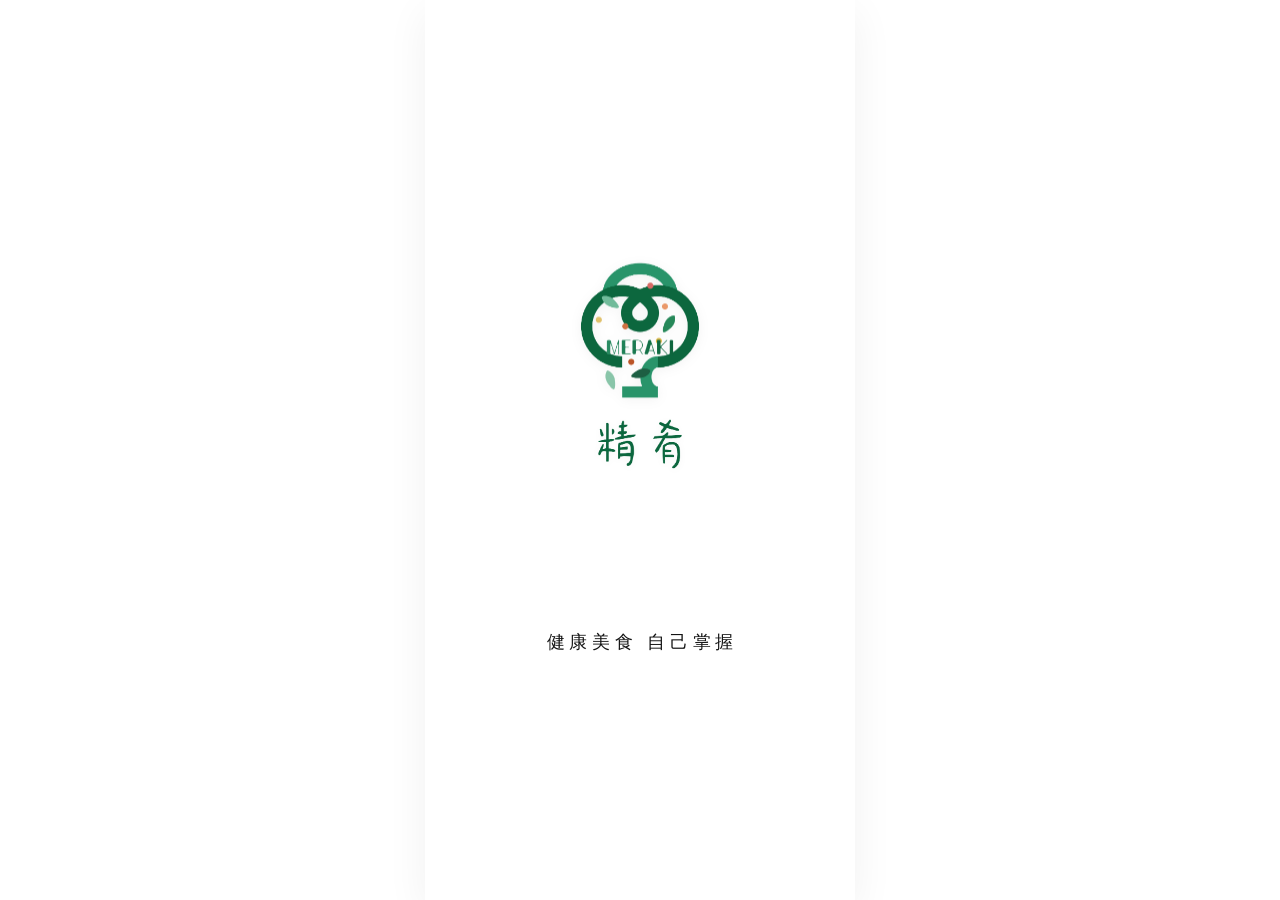
<file: index.html>
<!DOCTYPE html>
<html lang="zh-Hans">
  <head>
    <meta charset="UTF-8" />
    <meta name="viewport" content="width=device-width, initial-scale=1.0, maximum-scale=1.0, user-scalable=no, viewport-fit=cover" />
    <title>精肴 MERAKI</title>
    <link rel="stylesheet" href="style.css" />
    <link rel="stylesheet" href="meraki-viewport.css" />
  </head>
  <body>
    <div class="device" role="presentation">
      <main class="splash" aria-label="精肴 MERAKI 启动页">
        <div class="splash__content">
          <div class="brand-cluster">
            <div class="logo1-block">
              <div class="heart-field" id="heart-field" aria-hidden="true"></div>
              <img
                class="logo1"
                src="images/logo1.png"
                alt="MERAKI"
                width="200"
                decoding="async"
              />
            </div>
            <img
              class="logo2"
              src="images/logo2.png"
              alt="精肴"
              width="186"
              decoding="async"
            />
          </div>
          <p class="slogan">健康美食 自己掌握</p>
        </div>
      </main>
    </div>
    <script src="script.js"></script>
  </body>
</html>
</file>
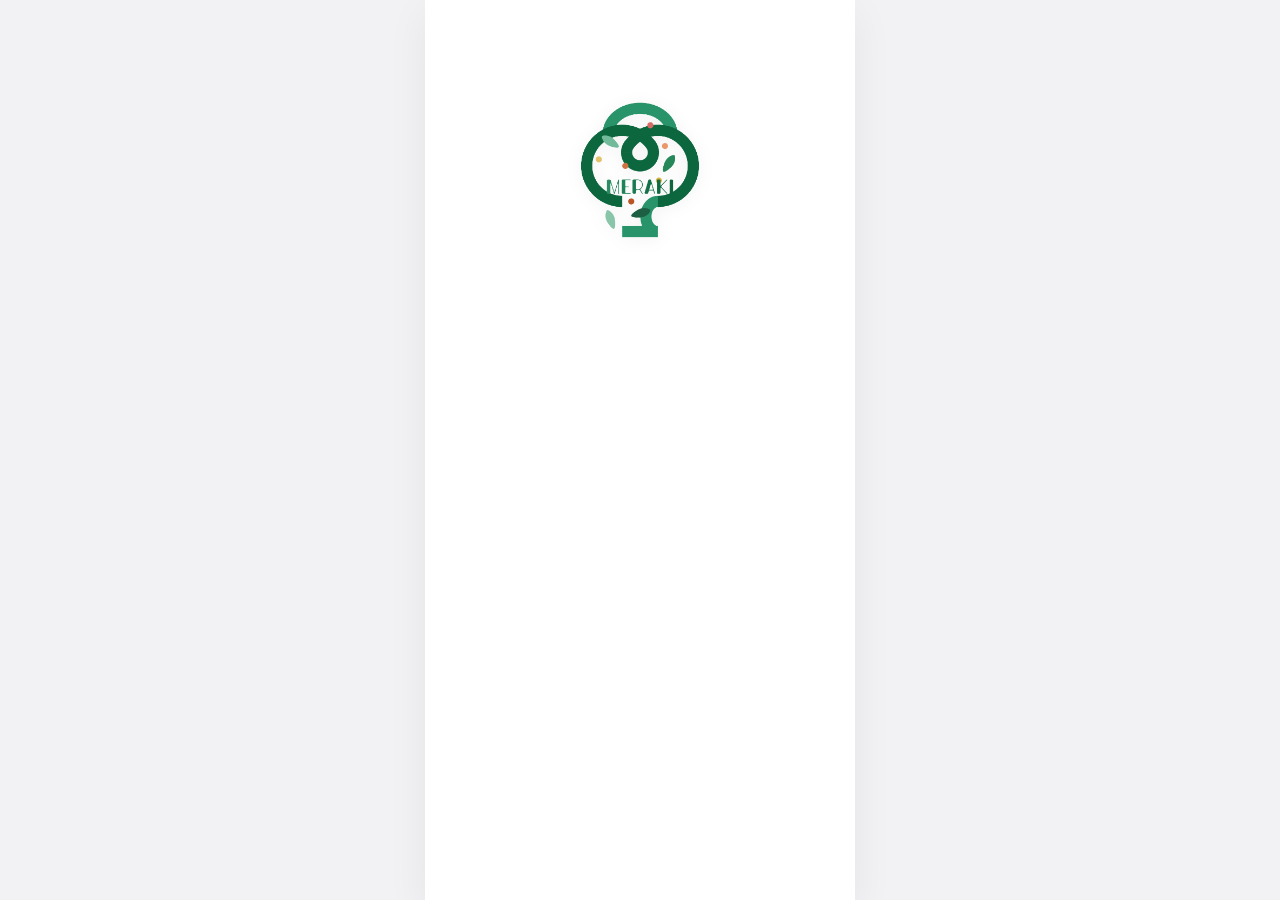
<file: denglu.html>
<!DOCTYPE html>
<html lang="zh-Hans">
  <head>
    <meta charset="UTF-8" />
    <meta
      name="viewport"
      content="width=device-width, initial-scale=1.0, maximum-scale=1.0, user-scalable=no, viewport-fit=cover"
    />
    <title>登录 · 精肴 MERAKI</title>
    <link rel="stylesheet" href="denglu.css" />
    <link rel="stylesheet" href="meraki-buttons.css" />
    <link rel="stylesheet" href="meraki-viewport.css" />
  </head>
  <body>
    <div class="device" role="presentation">
      <div class="page">
        <!-- 上约 40%：仅 logo1 + 爱心（与设计稿上半区一致） -->
        <section class="brand-zone" aria-label="品牌">
          <div class="brand-zone__inner">
            <div class="brand-cluster">
              <div class="logo-stack">
                <div class="logo-with-hearts">
                  <div class="heart-field" id="heart-field" aria-hidden="true"></div>
                  <img
                    class="logo1"
                    id="logo1"
                    src="images/logo1.png"
                    alt="MERAKI"
                    width="200"
                    decoding="async"
                  />
                </div>
              </div>
            </div>
          </div>
        </section>

        <!-- 下约 60%：下划线输入 → 忘记密码右对齐 → 按钮 → 底部文案 -->
        <section class="login-zone" id="login-zone" aria-label="登录">
          <div class="login-stack">
            <form class="login-form" id="login-form" action="#" method="post" novalidate>
              <!-- 手机号：左图标 + 占位 + 底部分割线 -->
              <div class="field">
                <span class="field__icon" aria-hidden="true">
                  <svg class="field__icon-svg" viewBox="0 0 24 24" width="22" height="22">
                    <circle cx="12" cy="8" r="3.2" fill="none" stroke="currentColor" stroke-width="1.35" />
                    <path
                      d="M6 20.5v-.8c0-2.4 2.6-4.2 6-4.2s6 1.8 6 4.2v.8"
                      fill="none"
                      stroke="currentColor"
                      stroke-width="1.35"
                      stroke-linecap="round"
                    />
                  </svg>
                </span>
                <label class="sr-only" for="phone">手机号</label>
                <input
                  class="field__input"
                  type="tel"
                  id="phone"
                  name="phone"
                  inputmode="numeric"
                  autocomplete="tel"
                  placeholder="请输入手机号"
                />
                <span class="field__rule" aria-hidden="true"></span>
              </div>

              <!-- 密码：左三线图标 + 底部分割线 -->
              <div class="field-block">
                <div class="field">
                  <span class="field__icon" aria-hidden="true">
                    <svg class="field__icon-svg" viewBox="0 0 24 24" width="22" height="22">
                      <path
                        d="M5 9h14M5 12h14M5 15h14"
                        fill="none"
                        stroke="currentColor"
                        stroke-width="1.35"
                        stroke-linecap="round"
                      />
                    </svg>
                  </span>
                  <label class="sr-only" for="password">密码</label>
                  <input
                    class="field__input"
                    type="password"
                    id="password"
                    name="password"
                    autocomplete="current-password"
                    placeholder="请输入密码"
                  />
                  <span class="field__rule" aria-hidden="true"></span>
                </div>
                <div class="field-forgot">
                  <a class="link-forgot" href="#" id="link-forgot">忘记密码？</a>
                </div>
              </div>

              <button class="meraki-btn" type="submit">点击登录</button>
            </form>
          </div>
        </section>

        <p class="login-footer" id="login-footer">
          <span class="login-footer__muted">没有账户？</span><a class="login-footer__accent" href="zhuce.html" id="link-register">立即创建！</a>
        </p>
      </div>
    </div>

    <script src="denglu.js" defer></script>
  </body>
</html>
</file>
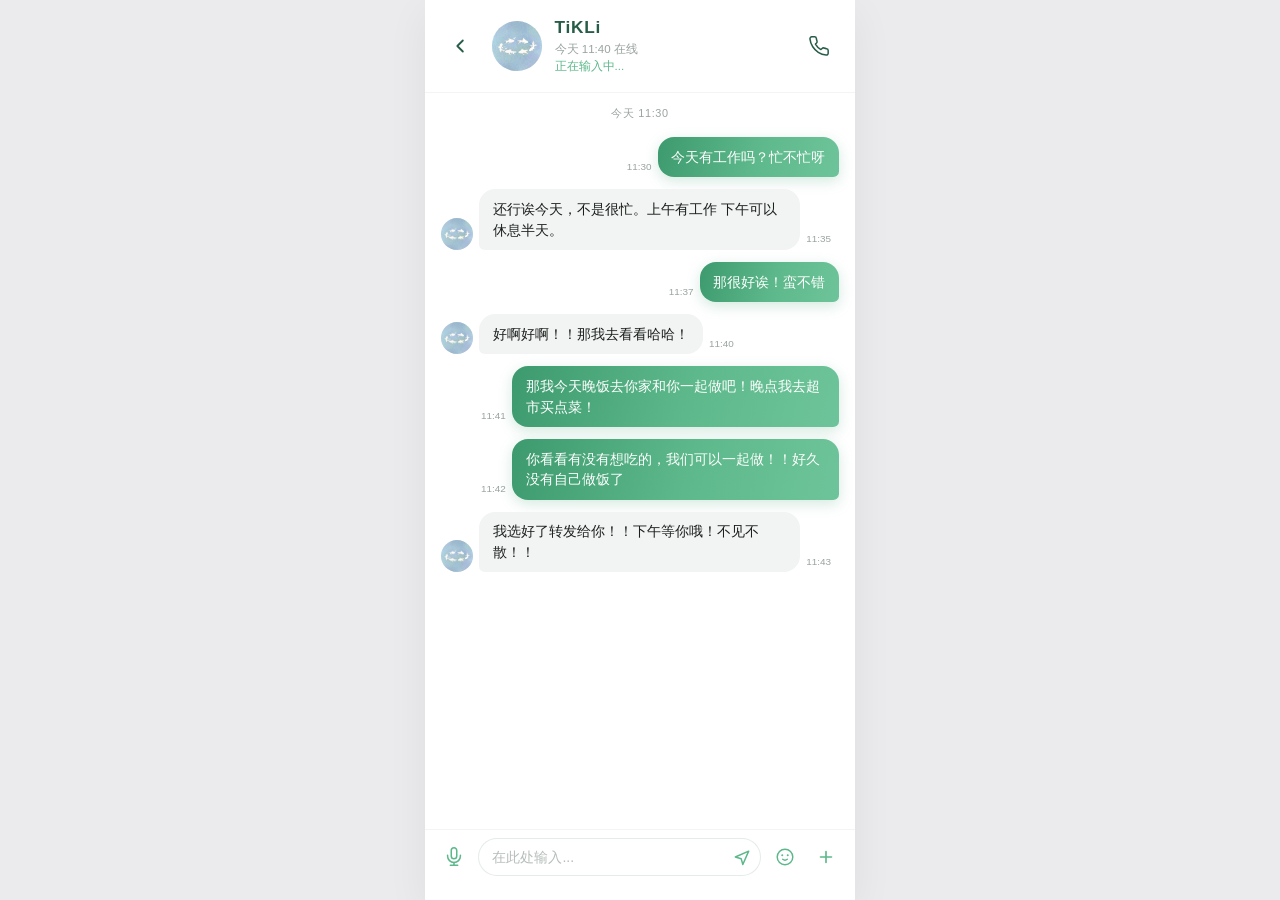
<file: duihua.html>
<!DOCTYPE html>
<html lang="zh-Hans">
  <head>
    <meta charset="UTF-8" />
    <meta
      name="viewport"
      content="width=device-width, initial-scale=1.0, maximum-scale=1.0, user-scalable=no, viewport-fit=cover"
    />
    <title>TiKLi · 精肴 MERAKI</title>
    <link rel="stylesheet" href="duihua.css" />
    <link rel="stylesheet" href="meraki-viewport.css" />
  </head>
  <body>
    <div class="device dh-device" role="presentation">
      <div class="dh-app">
        <header class="dh-header">
          <button type="button" class="dh-back" id="dh-back" aria-label="返回消息">
            <svg viewBox="0 0 24 24" width="22" height="22" fill="none" stroke="currentColor" stroke-width="2" aria-hidden="true">
              <path d="M14 6l-6 6 6 6" stroke-linecap="round" stroke-linejoin="round" />
            </svg>
          </button>
          <div class="dh-peer">
            <img class="dh-peer__avatar" src="images/tx2.png" alt="TiKLi" width="88" height="88" decoding="async" />
            <div class="dh-peer__info">
              <h1 class="dh-peer__name">TiKLi</h1>
              <p class="dh-peer__status">今天 11:40 在线</p>
              <p class="dh-peer__typing">正在输入中...</p>
            </div>
          </div>
          <button type="button" class="dh-call" id="dh-call" aria-label="语音通话">
            <svg viewBox="0 0 24 24" width="22" height="22" fill="none" stroke="currentColor" stroke-width="1.65" stroke-linecap="round" stroke-linejoin="round" aria-hidden="true">
              <path d="M22 16.92v3a2 2 0 0 1-2.18 2 19.79 19.79 0 0 1-8.63-3.07 19.5 19.5 0 0 1-6-6 19.79 19.79 0 0 1-3.07-8.67A2 2 0 0 1 4.11 2h3a2 2 0 0 1 2 1.72 12.84 12.84 0 0 0 .7 2.81 2 2 0 0 1-.45 2.11L8.09 9.91a16 16 0 0 0 6 6l1.27-1.27a2 2 0 0 1 2.11-.45 12.84 12.84 0 0 0 2.81.7A2 2 0 0 1 22 16.92z" />
            </svg>
          </button>
        </header>

        <div class="dh-chat" id="dh-chat">
          <p class="dh-date" role="separator"><time datetime="2026-05-15">今天 11:30</time></p>

          <div class="dh-msg dh-msg--out">
            <time class="dh-msg__time" datetime="2026-05-15T11:30">11:30</time>
            <p class="dh-bubble dh-bubble--out">今天有工作吗？忙不忙呀</p>
          </div>

          <div class="dh-msg dh-msg--in">
            <img class="dh-msg__avatar" src="images/tx2.png" alt="" width="64" height="64" decoding="async" />
            <p class="dh-bubble dh-bubble--in">还行诶今天，不是很忙。上午有工作 下午可以休息半天。</p>
            <time class="dh-msg__time" datetime="2026-05-15T11:35">11:35</time>
          </div>

          <div class="dh-msg dh-msg--out">
            <time class="dh-msg__time" datetime="2026-05-15T11:37">11:37</time>
            <p class="dh-bubble dh-bubble--out">那很好诶！蛮不错</p>
          </div>

          <div class="dh-msg dh-msg--in">
            <img class="dh-msg__avatar" src="images/tx2.png" alt="" width="64" height="64" decoding="async" />
            <p class="dh-bubble dh-bubble--in">好啊好啊！！那我去看看哈哈！</p>
            <time class="dh-msg__time" datetime="2026-05-15T11:40">11:40</time>
          </div>

          <div class="dh-msg dh-msg--out">
            <time class="dh-msg__time" datetime="2026-05-15T11:41">11:41</time>
            <p class="dh-bubble dh-bubble--out">那我今天晚饭去你家和你一起做吧！晚点我去超市买点菜！</p>
          </div>

          <div class="dh-msg dh-msg--out">
            <time class="dh-msg__time" datetime="2026-05-15T11:42">11:42</time>
            <p class="dh-bubble dh-bubble--out">你看看有没有想吃的，我们可以一起做！！好久没有自己做饭了</p>
          </div>

          <div class="dh-msg dh-msg--in">
            <img class="dh-msg__avatar" src="images/tx2.png" alt="" width="64" height="64" decoding="async" />
            <p class="dh-bubble dh-bubble--in">我选好了转发给你！！下午等你哦！不见不散！！</p>
            <time class="dh-msg__time" datetime="2026-05-15T11:43">11:43</time>
          </div>
        </div>

        <footer class="dh-composer">
          <button type="button" class="dh-composer__tool" id="dh-voice" aria-label="语音">
            <svg viewBox="0 0 24 24" width="22" height="22" fill="none" stroke="currentColor" stroke-width="1.65" stroke-linecap="round" stroke-linejoin="round" aria-hidden="true">
              <path d="M12 2a3 3 0 0 0-3 3v6a3 3 0 0 0 6 0V5a3 3 0 0 0-3-3z" />
              <path d="M19 10v1a7 7 0 0 1-14 0v-1" />
              <path d="M12 18v3" />
              <path d="M8 21h8" />
            </svg>
          </button>
          <div class="dh-composer__field">
            <label class="sr-only" for="dh-input">输入消息</label>
            <input
              class="dh-composer__input"
              type="text"
              id="dh-input"
              placeholder="在此处输入..."
              autocomplete="off"
            />
            <button type="button" class="dh-composer__send" id="dh-send" aria-label="发送">
              <svg viewBox="0 0 24 24" width="20" height="20" fill="none" stroke="currentColor" stroke-width="1.8" aria-hidden="true">
                <path d="M4 12l16-7-7 16-2-7-7-2z" stroke-linejoin="round" />
              </svg>
            </button>
          </div>
          <button type="button" class="dh-composer__tool" id="dh-emoji" aria-label="表情">
            <svg viewBox="0 0 24 24" width="22" height="22" fill="none" stroke="currentColor" stroke-width="1.6" aria-hidden="true">
              <circle cx="12" cy="12" r="8.5" />
              <path d="M9 10h.01M15 10h.01" stroke-linecap="round" stroke-width="2.2" />
              <path d="M9.5 14.5a4 4 0 005 0" stroke-linecap="round" />
            </svg>
          </button>
          <button type="button" class="dh-composer__tool" id="dh-more" aria-label="更多">
            <svg viewBox="0 0 24 24" width="22" height="22" fill="none" stroke="currentColor" stroke-width="1.8" aria-hidden="true">
              <path d="M12 6v12M6 12h12" stroke-linecap="round" />
            </svg>
          </button>
        </footer>
      </div>
    </div>

    <script src="duihua.js" defer></script>
  </body>
</html>
</file>
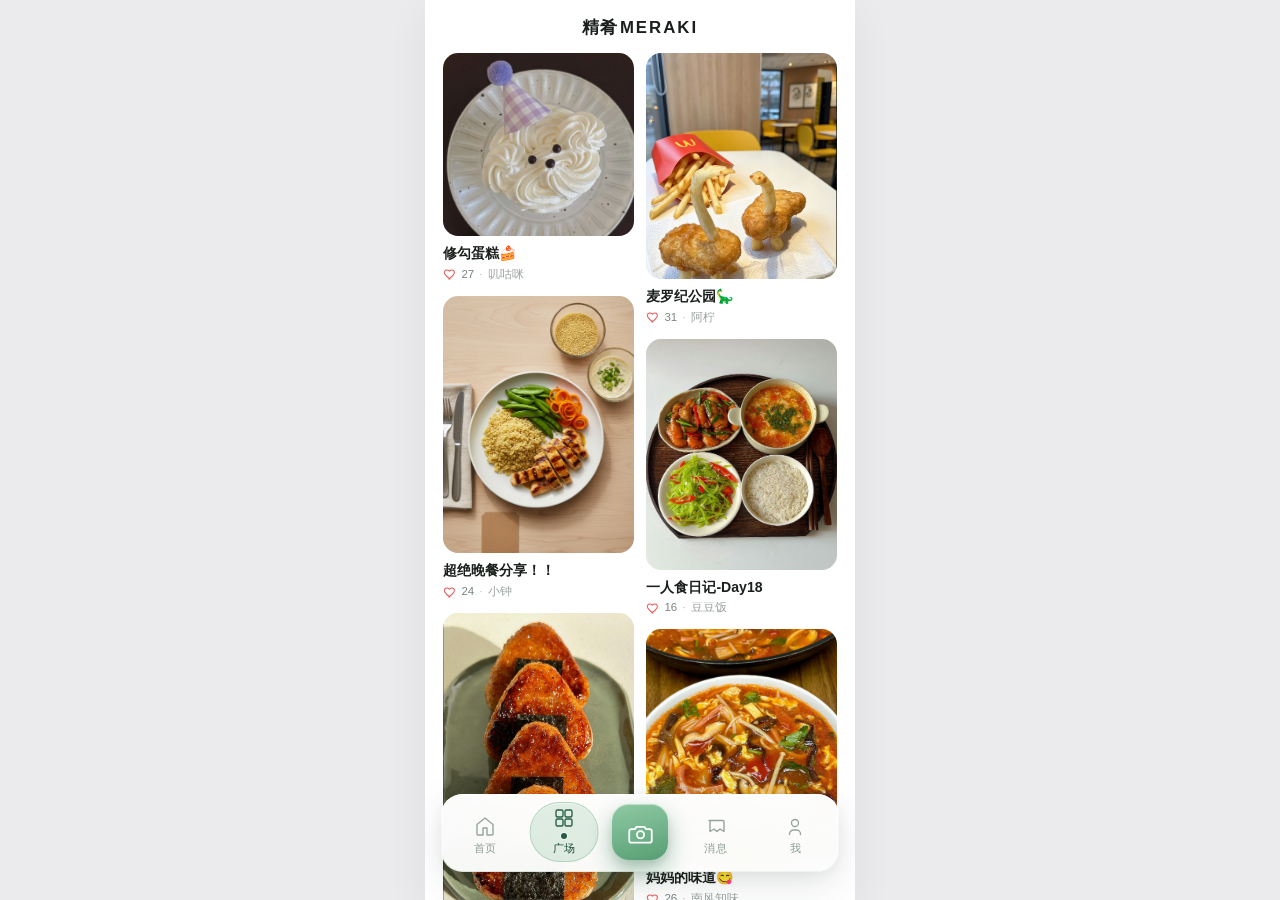
<file: guangchang.html>
<!DOCTYPE html>
<html lang="zh-Hans">
  <head>
    <meta charset="UTF-8" />
    <meta
      name="viewport"
      content="width=device-width, initial-scale=1.0, maximum-scale=1.0, user-scalable=no, viewport-fit=cover"
    />
    <title>广场 · 精肴 MERAKI</title>
    <link rel="stylesheet" href="guangchang.css" />
    <link rel="stylesheet" href="meraki-tabbar.css" />
    <link rel="stylesheet" href="meraki-viewport.css" />
  </head>
  <body data-active-tab="1">
    <div class="device gc-device" role="presentation">
      <div class="gc-app">
        <div class="gc-scroll" id="gc-scroll">
          <header class="gc-header">
            <p class="gc-brand">精肴<span class="gc-brand-en">MERAKI</span></p>
          </header>

          <section class="gc-feed" aria-label="广场动态">
            <div class="gc-masonry" id="gc-masonry">
              <article class="gc-post">
                <div class="gc-post__img-wrap">
                  <img src="images/chi1.png" alt="修勾蛋糕" width="400" height="520" loading="lazy" decoding="async" />
                </div>
                <h2 class="gc-post__title">修勾蛋糕🍰</h2>
                <p class="gc-post__meta">
                  <svg class="gc-post__heart" viewBox="0 0 24 24" width="14" height="14" aria-hidden="true">
                    <path d="M12 20.5s-7.2-4.6-9.2-8.8C1.2 8.2 3.4 5 6.8 5c1.9 0 3.2 1 4.2 2.1C12 6 13.1 5 15 5c3.4 0 5.6 3.2 4 6.7-2 4.2-9.2 8.8-9.2 8.8z" fill="none" stroke="currentColor" stroke-width="1.8" stroke-linejoin="round" />
                  </svg>
                  <span class="gc-post__likes">27</span>
                  <span class="gc-post__sep" aria-hidden="true">·</span>
                  <span class="gc-post__user">叽咕咪</span>
                </p>
              </article>

              <article class="gc-post">
                <div class="gc-post__img-wrap">
                  <img src="images/chi2.png" alt="超绝晚餐分享" width="400" height="480" loading="lazy" decoding="async" />
                </div>
                <h2 class="gc-post__title">超绝晚餐分享！！</h2>
                <p class="gc-post__meta">
                  <svg class="gc-post__heart" viewBox="0 0 24 24" width="14" height="14" aria-hidden="true">
                    <path d="M12 20.5s-7.2-4.6-9.2-8.8C1.2 8.2 3.4 5 6.8 5c1.9 0 3.2 1 4.2 2.1C12 6 13.1 5 15 5c3.4 0 5.6 3.2 4 6.7-2 4.2-9.2 8.8-9.2 8.8z" fill="none" stroke="currentColor" stroke-width="1.8" stroke-linejoin="round" />
                  </svg>
                  <span class="gc-post__likes">24</span>
                  <span class="gc-post__sep" aria-hidden="true">·</span>
                  <span class="gc-post__user">小钟</span>
                </p>
              </article>

              <article class="gc-post">
                <div class="gc-post__img-wrap">
                  <img src="images/chi3.png" alt="谁想急赤白脸来一大口" width="400" height="460" loading="lazy" decoding="async" />
                </div>
                <h2 class="gc-post__title">谁想急赤白脸来一大口？</h2>
                <p class="gc-post__meta">
                  <svg class="gc-post__heart" viewBox="0 0 24 24" width="14" height="14" aria-hidden="true">
                    <path d="M12 20.5s-7.2-4.6-9.2-8.8C1.2 8.2 3.4 5 6.8 5c1.9 0 3.2 1 4.2 2.1C12 6 13.1 5 15 5c3.4 0 5.6 3.2 4 6.7-2 4.2-9.2 8.8-9.2 8.8z" fill="none" stroke="currentColor" stroke-width="1.8" stroke-linejoin="round" />
                  </svg>
                  <span class="gc-post__likes">19</span>
                  <span class="gc-post__sep" aria-hidden="true">·</span>
                  <span class="gc-post__user">困困睡不醒</span>
                </p>
              </article>

              <article class="gc-post">
                <div class="gc-post__img-wrap">
                  <img src="images/chi4.png" alt="今日甜点" width="400" height="500" loading="lazy" decoding="async" />
                </div>
                <h2 class="gc-post__title">今日甜点～</h2>
                <p class="gc-post__meta">
                  <svg class="gc-post__heart" viewBox="0 0 24 24" width="14" height="14" aria-hidden="true">
                    <path d="M12 20.5s-7.2-4.6-9.2-8.8C1.2 8.2 3.4 5 6.8 5c1.9 0 3.2 1 4.2 2.1C12 6 13.1 5 15 5c3.4 0 5.6 3.2 4 6.7-2 4.2-9.2 8.8-9.2 8.8z" fill="none" stroke="currentColor" stroke-width="1.8" stroke-linejoin="round" />
                  </svg>
                  <span class="gc-post__likes">28</span>
                  <span class="gc-post__sep" aria-hidden="true">·</span>
                  <span class="gc-post__user">叫我小c</span>
                </p>
              </article>

              <article class="gc-post">
                <div class="gc-post__img-wrap">
                  <img src="images/chi5.png" alt="miffy" width="400" height="470" loading="lazy" decoding="async" />
                </div>
                <h2 class="gc-post__title">miffy🐰</h2>
                <p class="gc-post__meta">
                  <svg class="gc-post__heart" viewBox="0 0 24 24" width="14" height="14" aria-hidden="true">
                    <path d="M12 20.5s-7.2-4.6-9.2-8.8C1.2 8.2 3.4 5 6.8 5c1.9 0 3.2 1 4.2 2.1C12 6 13.1 5 15 5c3.4 0 5.6 3.2 4 6.7-2 4.2-9.2 8.8-9.2 8.8z" fill="none" stroke="currentColor" stroke-width="1.8" stroke-linejoin="round" />
                  </svg>
                  <span class="gc-post__likes">22</span>
                  <span class="gc-post__sep" aria-hidden="true">·</span>
                  <span class="gc-post__user">牡蛎</span>
                </p>
              </article>

              <article class="gc-post">
                <div class="gc-post__img-wrap">
                  <img src="images/chi6.png" alt="麦罗纪公园" width="400" height="510" loading="lazy" decoding="async" />
                </div>
                <h2 class="gc-post__title">麦罗纪公园🦕</h2>
                <p class="gc-post__meta">
                  <svg class="gc-post__heart" viewBox="0 0 24 24" width="14" height="14" aria-hidden="true">
                    <path d="M12 20.5s-7.2-4.6-9.2-8.8C1.2 8.2 3.4 5 6.8 5c1.9 0 3.2 1 4.2 2.1C12 6 13.1 5 15 5c3.4 0 5.6 3.2 4 6.7-2 4.2-9.2 8.8-9.2 8.8z" fill="none" stroke="currentColor" stroke-width="1.8" stroke-linejoin="round" />
                  </svg>
                  <span class="gc-post__likes">31</span>
                  <span class="gc-post__sep" aria-hidden="true">·</span>
                  <span class="gc-post__user">阿柠</span>
                </p>
              </article>

              <article class="gc-post">
                <div class="gc-post__img-wrap">
                  <img src="images/chi7.png" alt="一人食日记-Day18" width="400" height="450" loading="lazy" decoding="async" />
                </div>
                <h2 class="gc-post__title">一人食日记-Day18</h2>
                <p class="gc-post__meta">
                  <svg class="gc-post__heart" viewBox="0 0 24 24" width="14" height="14" aria-hidden="true">
                    <path d="M12 20.5s-7.2-4.6-9.2-8.8C1.2 8.2 3.4 5 6.8 5c1.9 0 3.2 1 4.2 2.1C12 6 13.1 5 15 5c3.4 0 5.6 3.2 4 6.7-2 4.2-9.2 8.8-9.2 8.8z" fill="none" stroke="currentColor" stroke-width="1.8" stroke-linejoin="round" />
                  </svg>
                  <span class="gc-post__likes">16</span>
                  <span class="gc-post__sep" aria-hidden="true">·</span>
                  <span class="gc-post__user">豆豆饭</span>
                </p>
              </article>

              <article class="gc-post">
                <div class="gc-post__img-wrap">
                  <img src="images/chi8.png" alt="妈妈的味道" width="400" height="490" loading="lazy" decoding="async" />
                </div>
                <h2 class="gc-post__title">妈妈的味道😋</h2>
                <p class="gc-post__meta">
                  <svg class="gc-post__heart" viewBox="0 0 24 24" width="14" height="14" aria-hidden="true">
                    <path d="M12 20.5s-7.2-4.6-9.2-8.8C1.2 8.2 3.4 5 6.8 5c1.9 0 3.2 1 4.2 2.1C12 6 13.1 5 15 5c3.4 0 5.6 3.2 4 6.7-2 4.2-9.2 8.8-9.2 8.8z" fill="none" stroke="currentColor" stroke-width="1.8" stroke-linejoin="round" />
                  </svg>
                  <span class="gc-post__likes">26</span>
                  <span class="gc-post__sep" aria-hidden="true">·</span>
                  <span class="gc-post__user">南风知味</span>
                </p>
              </article>

              <article class="gc-post">
                <div class="gc-post__img-wrap">
                  <img src="images/chi9.png" alt="周末早午餐打卡" width="400" height="440" loading="lazy" decoding="async" />
                </div>
                <h2 class="gc-post__title">周末早午餐打卡</h2>
                <p class="gc-post__meta">
                  <svg class="gc-post__heart" viewBox="0 0 24 24" width="14" height="14" aria-hidden="true">
                    <path d="M12 20.5s-7.2-4.6-9.2-8.8C1.2 8.2 3.4 5 6.8 5c1.9 0 3.2 1 4.2 2.1C12 6 13.1 5 15 5c3.4 0 5.6 3.2 4 6.7-2 4.2-9.2 8.8-9.2 8.8z" fill="none" stroke="currentColor" stroke-width="1.8" stroke-linejoin="round" />
                  </svg>
                  <span class="gc-post__likes">18</span>
                  <span class="gc-post__sep" aria-hidden="true">·</span>
                  <span class="gc-post__user">夜猫子厨</span>
                </p>
              </article>

              <article class="gc-post">
                <div class="gc-post__img-wrap">
                  <img src="images/chi10.png" alt="至尊炒饭" width="400" height="500" loading="lazy" decoding="async" />
                </div>
                <h2 class="gc-post__title">至尊炒饭！夯！</h2>
                <p class="gc-post__meta">
                  <svg class="gc-post__heart" viewBox="0 0 24 24" width="14" height="14" aria-hidden="true">
                    <path d="M12 20.5s-7.2-4.6-9.2-8.8C1.2 8.2 3.4 5 6.8 5c1.9 0 3.2 1 4.2 2.1C12 6 13.1 5 15 5c3.4 0 5.6 3.2 4 6.7-2 4.2-9.2 8.8-9.2 8.8z" fill="none" stroke="currentColor" stroke-width="1.8" stroke-linejoin="round" />
                  </svg>
                  <span class="gc-post__likes">33</span>
                  <span class="gc-post__sep" aria-hidden="true">·</span>
                  <span class="gc-post__user">麦香小屋</span>
                </p>
              </article>
            </div>
          </section>
        </div>

        <nav class="mk-tabbar" id="mk-tabbar" aria-label="主导航">
          <div class="mk-tabbar__glass">
            <div class="mk-tabbar__inner" id="mk-tab-rail">
              <div class="mk-tabbar__pill" id="mk-tab-pill" aria-hidden="true"></div>
              <div class="mk-tabbar__tabs">
                <button type="button" class="mk-tab" data-tab="0" aria-selected="false">
                  <span class="mk-tab__icon" aria-hidden="true">
                    <svg viewBox="0 0 24 24" width="24" height="24" fill="none" stroke="currentColor" stroke-width="1.35">
                      <path d="M4 10.5L12 4l8 6.5V20a1 1 0 01-1 1h-5v-7H10v7H5a1 1 0 01-1-1v-9.5z" stroke-linejoin="round" />
                    </svg>
                  </span>
                  <span class="mk-tab__label">首页</span>
                </button>
                <button type="button" class="mk-tab mk-tab--active" data-tab="1" aria-selected="true">
                  <span class="mk-tab__icon" aria-hidden="true">
                    <svg viewBox="0 0 24 24" width="24" height="24" fill="none" stroke="currentColor" stroke-width="1.35">
                      <rect x="4" y="4" width="7" height="7" rx="1.5" />
                      <rect x="13" y="4" width="7" height="7" rx="1.5" />
                      <rect x="4" y="13" width="7" height="7" rx="1.5" />
                      <rect x="13" y="13" width="7" height="7" rx="1.5" />
                    </svg>
                  </span>
                  <span class="mk-tab__label">广场</span>
                </button>
                <button type="button" class="mk-fab" id="mk-fab-camera" aria-label="发布">
                  <svg viewBox="0 0 24 24" width="27" height="27" fill="none" stroke="currentColor" stroke-width="1.6">
                    <path d="M4 9h3l1.5-2h7L17 9h3a2 2 0 012 2v8a2 2 0 01-2 2H4a2 2 0 01-2-2v-8a2 2 0 012-2z" stroke-linejoin="round" />
                    <circle cx="12" cy="14" r="3.2" />
                  </svg>
                </button>
                <button type="button" class="mk-tab" data-tab="2" aria-selected="false">
                  <span class="mk-tab__icon" aria-hidden="true">
                    <svg viewBox="0 0 24 24" width="24" height="24" fill="none" stroke="currentColor" stroke-width="1.35">
                      <path d="M5 6.5h14a1 1 0 011 1v10l-4-2.5-3 2.5-3-2.5-4 2.5V7.5a1 1 0 011-1z" stroke-linejoin="round" />
                    </svg>
                  </span>
                  <span class="mk-tab__label">消息</span>
                </button>
                <button type="button" class="mk-tab" data-tab="3" aria-selected="false">
                  <span class="mk-tab__icon" aria-hidden="true">
                    <svg viewBox="0 0 24 24" width="24" height="24" fill="none" stroke="currentColor" stroke-width="1.35">
                      <circle cx="12" cy="9" r="3.5" />
                      <path d="M6.5 20.5v-.5a4 4 0 014-4h3a4 4 0 014 4v.5" stroke-linecap="round" />
                    </svg>
                  </span>
                  <span class="mk-tab__label">我</span>
                </button>
              </div>
            </div>
          </div>
        </nav>
      </div>
    </div>

    <script src="meraki-tabbar.js" defer></script>
    <script src="guangchang.js" defer></script>
  </body>
</html>
</file>
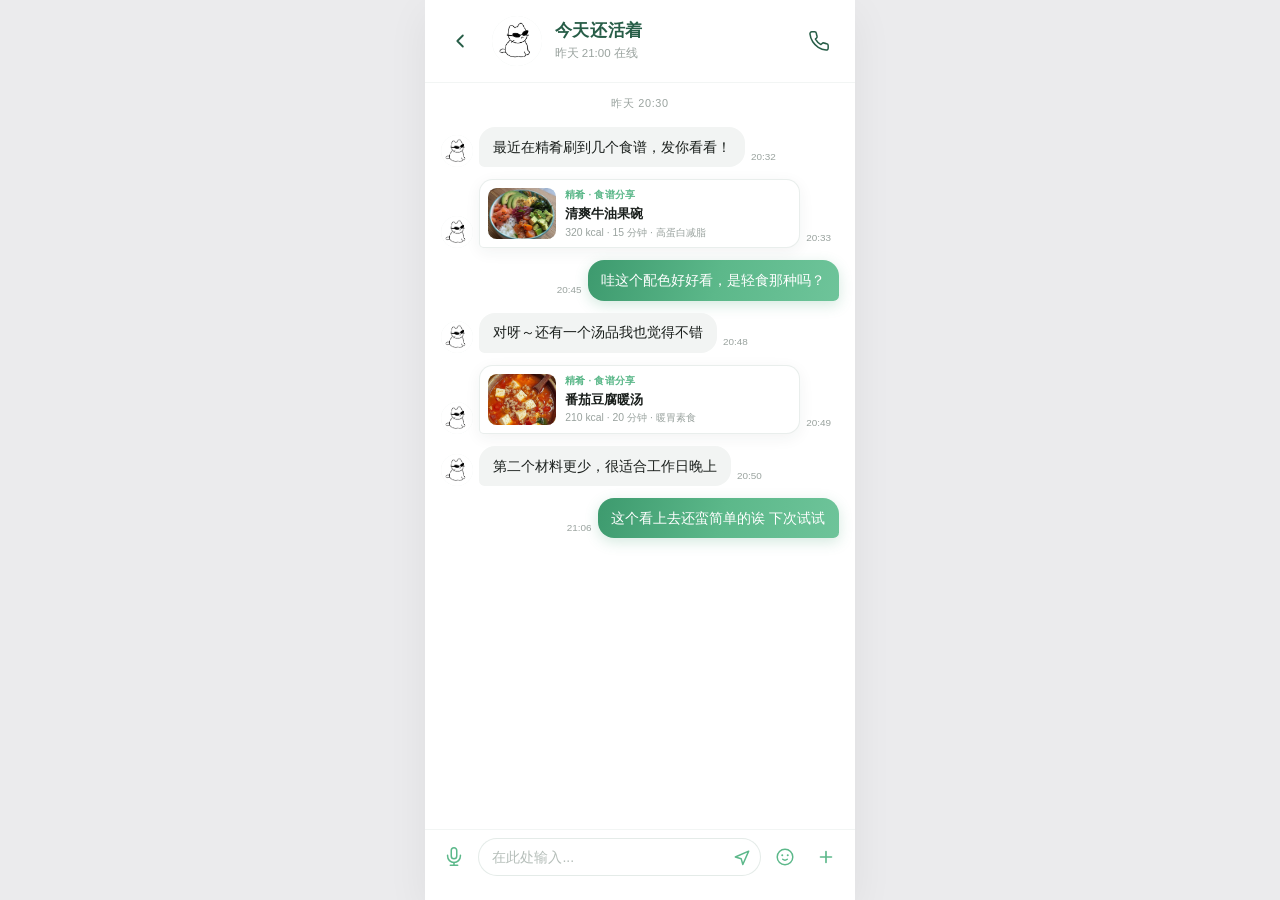
<file: jxt.html>
<!DOCTYPE html>
<html lang="zh-Hans">
  <head>
    <meta charset="UTF-8" />
    <meta
      name="viewport"
      content="width=device-width, initial-scale=1.0, maximum-scale=1.0, user-scalable=no, viewport-fit=cover"
    />
    <title>今天还活着 · 精肴 MERAKI</title>
    <link rel="stylesheet" href="jxt.css" />
    <link rel="stylesheet" href="meraki-viewport.css" />
  </head>
  <body>
    <div class="device jxt-device" role="presentation">
      <div class="jxt-app">
        <header class="jxt-header">
          <button type="button" class="jxt-back" id="jxt-back" aria-label="返回消息">
            <svg viewBox="0 0 24 24" width="22" height="22" fill="none" stroke="currentColor" stroke-width="2" aria-hidden="true">
              <path d="M14 6l-6 6 6 6" stroke-linecap="round" stroke-linejoin="round" />
            </svg>
          </button>
          <div class="jxt-peer">
            <img class="jxt-peer__avatar" src="images/tx1.png" alt="今天还活着" width="88" height="88" decoding="async" />
            <div class="jxt-peer__info">
              <h1 class="jxt-peer__name">今天还活着</h1>
              <p class="jxt-peer__status">昨天 21:00 在线</p>
            </div>
          </div>
          <button type="button" class="jxt-call" id="jxt-call" aria-label="语音通话">
            <svg viewBox="0 0 24 24" width="22" height="22" fill="none" stroke="currentColor" stroke-width="1.65" stroke-linecap="round" stroke-linejoin="round" aria-hidden="true">
              <path d="M22 16.92v3a2 2 0 0 1-2.18 2 19.79 19.79 0 0 1-8.63-3.07 19.5 19.5 0 0 1-6-6 19.79 19.79 0 0 1-3.07-8.67A2 2 0 0 1 4.11 2h3a2 2 0 0 1 2 1.72 12.84 12.84 0 0 0 .7 2.81 2 2 0 0 1-.45 2.11L8.09 9.91a16 16 0 0 0 6 6l1.27-1.27a2 2 0 0 1 2.11-.45 12.84 12.84 0 0 0 2.81.7A2 2 0 0 1 22 16.92z" />
            </svg>
          </button>
        </header>

        <div class="jxt-chat" id="jxt-chat">
          <p class="jxt-date" role="separator"><time datetime="2026-05-14">昨天 20:30</time></p>

          <div class="jxt-msg jxt-msg--in">
            <img class="jxt-msg__avatar" src="images/tx1.png" alt="" width="64" height="64" decoding="async" />
            <p class="jxt-bubble jxt-bubble--in">最近在精肴刷到几个食谱，发你看看！</p>
            <time class="jxt-msg__time" datetime="2026-05-14T20:32">20:32</time>
          </div>

          <div class="jxt-msg jxt-msg--in">
            <img class="jxt-msg__avatar" src="images/tx1.png" alt="" width="64" height="64" decoding="async" />
            <a class="jxt-share" href="shouye.html" aria-label="打开分享：清爽牛油果碗">
              <span class="jxt-share__thumb">
                <img src="images/food5.jpg" alt="" width="120" height="90" loading="lazy" decoding="async" />
              </span>
              <span class="jxt-share__body">
                <span class="jxt-share__tag">精肴 · 食谱分享</span>
                <span class="jxt-share__title">清爽牛油果碗</span>
                <span class="jxt-share__meta">320 kcal · 15 分钟 · 高蛋白减脂</span>
              </span>
            </a>
            <time class="jxt-msg__time" datetime="2026-05-14T20:33">20:33</time>
          </div>

          <div class="jxt-msg jxt-msg--out">
            <time class="jxt-msg__time" datetime="2026-05-14T20:45">20:45</time>
            <p class="jxt-bubble jxt-bubble--out">哇这个配色好好看，是轻食那种吗？</p>
          </div>

          <div class="jxt-msg jxt-msg--in">
            <img class="jxt-msg__avatar" src="images/tx1.png" alt="" width="64" height="64" decoding="async" />
            <p class="jxt-bubble jxt-bubble--in">对呀～还有一个汤品我也觉得不错</p>
            <time class="jxt-msg__time" datetime="2026-05-14T20:48">20:48</time>
          </div>

          <div class="jxt-msg jxt-msg--in">
            <img class="jxt-msg__avatar" src="images/tx1.png" alt="" width="64" height="64" decoding="async" />
            <a class="jxt-share" href="shouye.html" aria-label="打开分享：番茄豆腐暖汤">
              <span class="jxt-share__thumb">
                <img src="images/food6.jpg" alt="" width="120" height="90" loading="lazy" decoding="async" />
              </span>
              <span class="jxt-share__body">
                <span class="jxt-share__tag">精肴 · 食谱分享</span>
                <span class="jxt-share__title">番茄豆腐暖汤</span>
                <span class="jxt-share__meta">210 kcal · 20 分钟 · 暖胃素食</span>
              </span>
            </a>
            <time class="jxt-msg__time" datetime="2026-05-14T20:49">20:49</time>
          </div>

          <div class="jxt-msg jxt-msg--in">
            <img class="jxt-msg__avatar" src="images/tx1.png" alt="" width="64" height="64" decoding="async" />
            <p class="jxt-bubble jxt-bubble--in">第二个材料更少，很适合工作日晚上</p>
            <time class="jxt-msg__time" datetime="2026-05-14T20:50">20:50</time>
          </div>

          <div class="jxt-msg jxt-msg--out">
            <time class="jxt-msg__time" datetime="2026-05-14T21:06">21:06</time>
            <p class="jxt-bubble jxt-bubble--out">这个看上去还蛮简单的诶 下次试试</p>
          </div>
        </div>

        <footer class="jxt-composer">
          <button type="button" class="jxt-composer__tool" id="jxt-voice" aria-label="语音">
            <svg viewBox="0 0 24 24" width="22" height="22" fill="none" stroke="currentColor" stroke-width="1.65" stroke-linecap="round" stroke-linejoin="round" aria-hidden="true">
              <path d="M12 2a3 3 0 0 0-3 3v6a3 3 0 0 0 6 0V5a3 3 0 0 0-3-3z" />
              <path d="M19 10v1a7 7 0 0 1-14 0v-1" />
              <path d="M12 18v3" />
              <path d="M8 21h8" />
            </svg>
          </button>
          <div class="jxt-composer__field">
            <label class="sr-only" for="jxt-input">输入消息</label>
            <input
              class="jxt-composer__input"
              type="text"
              id="jxt-input"
              placeholder="在此处输入..."
              autocomplete="off"
            />
            <button type="button" class="jxt-composer__send" id="jxt-send" aria-label="发送">
              <svg viewBox="0 0 24 24" width="20" height="20" fill="none" stroke="currentColor" stroke-width="1.8" aria-hidden="true">
                <path d="M4 12l16-7-7 16-2-7-7-2z" stroke-linejoin="round" />
              </svg>
            </button>
          </div>
          <button type="button" class="jxt-composer__tool" id="jxt-emoji" aria-label="表情">
            <svg viewBox="0 0 24 24" width="22" height="22" fill="none" stroke="currentColor" stroke-width="1.6" aria-hidden="true">
              <circle cx="12" cy="12" r="8.5" />
              <path d="M9 10h.01M15 10h.01" stroke-linecap="round" stroke-width="2.2" />
              <path d="M9.5 14.5a4 4 0 005 0" stroke-linecap="round" />
            </svg>
          </button>
          <button type="button" class="jxt-composer__tool" id="jxt-more" aria-label="更多">
            <svg viewBox="0 0 24 24" width="22" height="22" fill="none" stroke="currentColor" stroke-width="1.8" aria-hidden="true">
              <path d="M12 6v12M6 12h12" stroke-linecap="round" />
            </svg>
          </button>
        </footer>
      </div>
    </div>

    <script src="jxt.js" defer></script>
  </body>
</html>
</file>
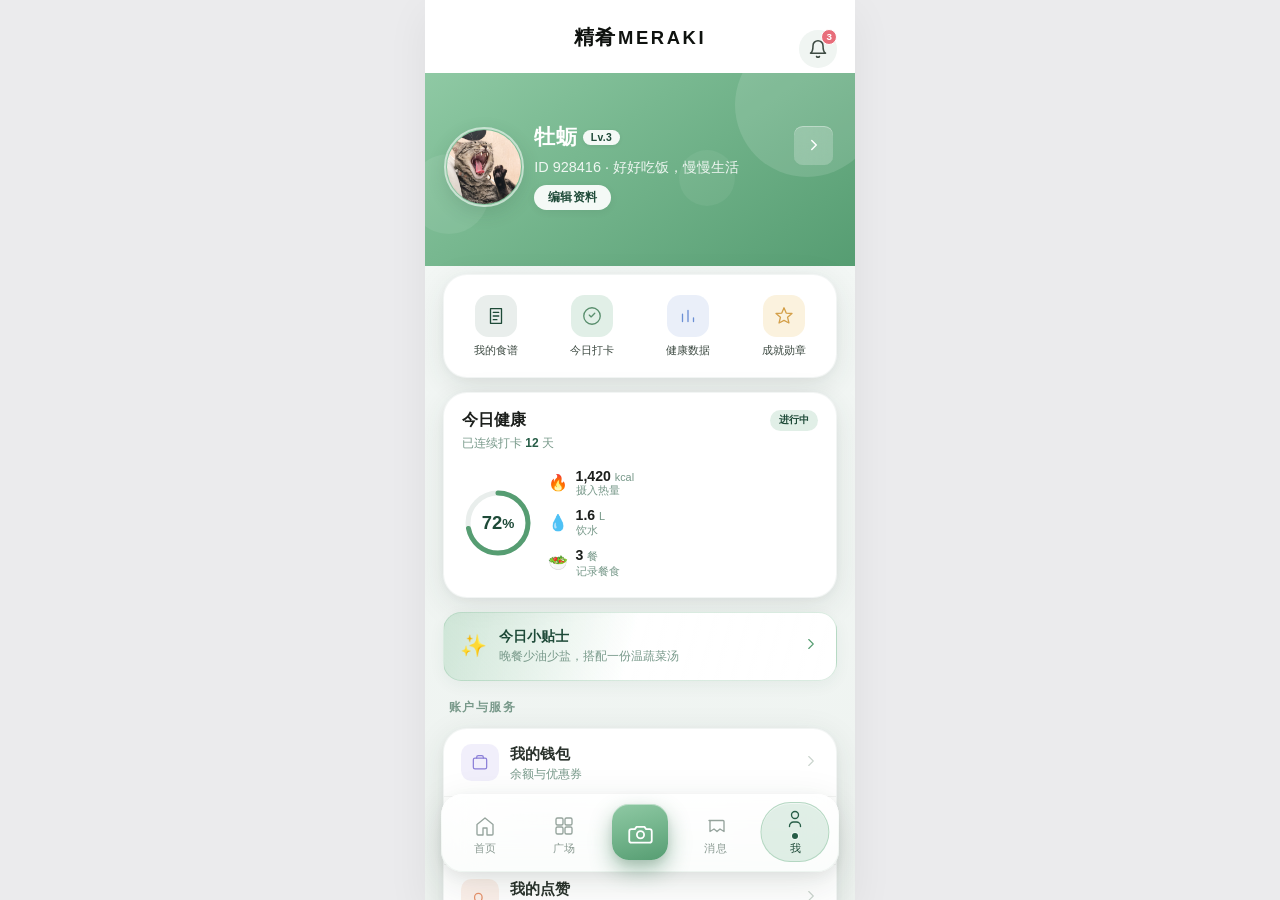
<file: me.html>
<!DOCTYPE html>
<html lang="zh-Hans">
  <head>
    <meta charset="UTF-8" />
    <meta
      name="viewport"
      content="width=device-width, initial-scale=1.0, maximum-scale=1.0, user-scalable=no, viewport-fit=cover"
    />
    <title>我的 · 精肴 MERAKI</title>
    <link rel="stylesheet" href="me.css" />
    <link rel="stylesheet" href="meraki-tabbar.css" />
    <link rel="stylesheet" href="meraki-viewport.css" />
  </head>
  <body data-active-tab="3">
    <div class="device me-device" role="presentation">
      <div class="me-app">
        <div class="me-scroll" id="me-scroll">
          <header class="me-topbar" id="me-topbar" aria-label="页面标题">
            <span class="me-topbar__brand">精肴<span class="me-topbar__brand-en">MERAKI</span></span>
            <button type="button" class="me-topbar__bell" id="me-bell" aria-label="通知">
              <svg
                class="me-topbar__bell-svg"
                viewBox="0 0 24 24"
                width="20"
                height="20"
                fill="none"
                stroke="currentColor"
                stroke-width="1.85"
                stroke-linecap="round"
                stroke-linejoin="round"
                aria-hidden="true"
              >
                <path d="M18 8a6 6 0 00-12 0c0 7-3 9-3 9h18s-3-2-3-9" />
                <path d="M13.73 21a2 2 0 01-3.46 0" />
              </svg>
              <span class="me-topbar__badge" aria-hidden="true"><span class="me-topbar__badge-num">3</span></span>
            </button>
          </header>

          <div class="me-hero" id="me-hero">
            <div class="me-hero__decor" aria-hidden="true">
              <span class="me-hero__orb me-hero__orb--1"></span>
              <span class="me-hero__orb me-hero__orb--2"></span>
              <span class="me-hero__orb me-hero__orb--3"></span>
            </div>

            <header class="me-profile" id="me-profile" aria-label="个人信息">
              <button type="button" class="me-avatar" id="me-avatar" aria-label="更换头像">
                <img class="me-avatar__img" src="images/touxiang.jpg" alt="牡蛎的头像" width="88" height="88" />
                <span class="me-avatar__ring" aria-hidden="true"></span>
              </button>
              <div class="me-profile__text">
                <div class="me-profile__name-row">
                  <h1 class="me-nickname">牡蛎</h1>
                  <span class="me-badge">Lv.3</span>
                </div>
                <p class="me-bio">ID 928416 · 好好吃饭，慢慢生活</p>
                <button type="button" class="me-edit-pill" id="me-edit">编辑资料</button>
              </div>
              <button type="button" class="me-profile__more" aria-label="更多">
                <svg viewBox="0 0 24 24" width="18" height="18" fill="none" stroke="currentColor" stroke-width="2">
                  <path d="M9 6l6 6-6 6" stroke-linecap="round" stroke-linejoin="round" />
                </svg>
              </button>
            </header>

            <div class="me-stats" data-me-block>
              <div class="me-stat">
                <span class="me-stat__num">128</span>
                <span class="me-stat__label">收藏</span>
              </div>
              <span class="me-stats__sep" aria-hidden="true"></span>
              <div class="me-stat">
                <span class="me-stat__num">56</span>
                <span class="me-stat__label">关注</span>
              </div>
              <span class="me-stats__sep" aria-hidden="true"></span>
              <div class="me-stat">
                <span class="me-stat__num">892</span>
                <span class="me-stat__label">粉丝</span>
              </div>
            </div>
          </div>

          <section class="me-sheet" id="me-sheet" aria-label="个人中心内容">
            <div class="me-quick me-card me-card--flat" data-me-block>
              <button type="button" class="me-quick__item" data-me-quick>
                <span class="me-quick__icon me-quick__icon--recipe" aria-hidden="true">
                  <svg viewBox="0 0 24 24" width="22" height="22" fill="none" stroke="currentColor" stroke-width="1.45">
                    <path d="M6 4h12v16H6z" stroke-linejoin="round" />
                    <path d="M9 8h6M9 12h6M9 16h4" stroke-linecap="round" />
                  </svg>
                </span>
                <span class="me-quick__label">我的食谱</span>
              </button>
              <button type="button" class="me-quick__item" data-me-quick>
                <span class="me-quick__icon me-quick__icon--check" aria-hidden="true">
                  <svg viewBox="0 0 24 24" width="22" height="22" fill="none" stroke="currentColor" stroke-width="1.45">
                    <path d="M9 11l2 2 4-4" stroke-linecap="round" stroke-linejoin="round" />
                    <circle cx="12" cy="12" r="9" />
                  </svg>
                </span>
                <span class="me-quick__label">今日打卡</span>
              </button>
              <button type="button" class="me-quick__item" data-me-quick>
                <span class="me-quick__icon me-quick__icon--chart" aria-hidden="true">
                  <svg viewBox="0 0 24 24" width="22" height="22" fill="none" stroke="currentColor" stroke-width="1.45">
                    <path d="M6 18V10M12 18V6M18 18v-4" stroke-linecap="round" />
                  </svg>
                </span>
                <span class="me-quick__label">健康数据</span>
              </button>
              <button type="button" class="me-quick__item" data-me-quick>
                <span class="me-quick__icon me-quick__icon--star" aria-hidden="true">
                  <svg viewBox="0 0 24 24" width="22" height="22" fill="none" stroke="currentColor" stroke-width="1.45">
                    <path d="M12 3l2.4 5.8 6.3.5-4.8 4.1 1.5 6.2L12 16.8 6.6 19.6l1.5-6.2-4.8-4.1 6.3-.5L12 3z" stroke-linejoin="round" />
                  </svg>
                </span>
                <span class="me-quick__label">成就勋章</span>
              </button>
            </div>

            <article class="me-wellness me-card" data-me-block>
              <div class="me-wellness__head">
                <div>
                  <h2 class="me-wellness__title">今日健康</h2>
                  <p class="me-wellness__sub">已连续打卡 <strong>12</strong> 天</p>
                </div>
                <span class="me-wellness__tag">进行中</span>
              </div>
              <div class="me-wellness__body">
                <div class="me-ring" aria-hidden="true">
                  <svg class="me-ring__svg" viewBox="0 0 72 72">
                    <circle class="me-ring__track" cx="36" cy="36" r="30" />
                    <circle class="me-ring__fill" cx="36" cy="36" r="30" />
                  </svg>
                  <span class="me-ring__text"><em>72</em>%</span>
                </div>
                <ul class="me-metrics">
                  <li class="me-metric">
                    <span class="me-metric__icon" aria-hidden="true">🔥</span>
                    <span class="me-metric__info">
                      <span class="me-metric__val">1,420 <small>kcal</small></span>
                      <span class="me-metric__name">摄入热量</span>
                    </span>
                  </li>
                  <li class="me-metric">
                    <span class="me-metric__icon" aria-hidden="true">💧</span>
                    <span class="me-metric__info">
                      <span class="me-metric__val">1.6 <small>L</small></span>
                      <span class="me-metric__name">饮水</span>
                    </span>
                  </li>
                  <li class="me-metric">
                    <span class="me-metric__icon" aria-hidden="true">🥗</span>
                    <span class="me-metric__info">
                      <span class="me-metric__val">3 <small>餐</small></span>
                      <span class="me-metric__name">记录餐食</span>
                    </span>
                  </li>
                </ul>
              </div>
            </article>

            <button type="button" class="me-banner" data-me-block id="me-banner">
              <span class="me-banner__icon" aria-hidden="true">✨</span>
              <span class="me-banner__text">
                <span class="me-banner__title">今日小贴士</span>
                <span class="me-banner__desc">晚餐少油少盐，搭配一份温蔬菜汤</span>
              </span>
              <span class="me-banner__arrow" aria-hidden="true">
                <svg viewBox="0 0 24 24" width="18" height="18" fill="none" stroke="currentColor" stroke-width="1.5">
                  <path d="M9 6l6 6-6 6" stroke-linecap="round" stroke-linejoin="round" />
                </svg>
              </span>
            </button>

            <h2 class="me-section-title" data-me-block>账户与服务</h2>
            <div class="me-card" data-me-card data-me-block>
              <button type="button" class="me-row" data-me-row>
                <span class="me-row__icon-wrap me-row__icon-wrap--wallet" aria-hidden="true">
                  <svg viewBox="0 0 24 24" width="20" height="20" fill="none" stroke="currentColor" stroke-width="1.5">
                    <rect x="4" y="6" width="16" height="13" rx="2" />
                    <path d="M8 6V5a2 2 0 012-2h4a2 2 0 012 2v1" stroke-linecap="round" />
                  </svg>
                </span>
                <span class="me-row__body">
                  <span class="me-row__title">我的钱包</span>
                  <span class="me-row__desc">余额与优惠券</span>
                </span>
                <span class="me-row__chev" aria-hidden="true">
                  <svg viewBox="0 0 24 24" width="18" height="18" fill="none" stroke="currentColor" stroke-width="1.5">
                    <path d="M9 6l6 6-6 6" stroke-linecap="round" stroke-linejoin="round" />
                  </svg>
                </span>
              </button>
              <button type="button" class="me-row" data-me-row>
                <span class="me-row__icon-wrap me-row__icon-wrap--bell" aria-hidden="true">
                  <svg viewBox="0 0 24 24" width="20" height="20" fill="none" stroke="currentColor" stroke-width="1.5">
                    <path d="M18 8a3 3 0 10-6 0c0 4-3 7-3 7h12s-3-3-3-7" stroke-linejoin="round" />
                    <path d="M13.73 21a2 2 0 01-3.46 0" stroke-linecap="round" />
                  </svg>
                </span>
                <span class="me-row__body">
                  <span class="me-row__title">消息提醒</span>
                  <span class="me-row__desc">系统与互动通知</span>
                </span>
                <span class="me-row__pill">3 条未读</span>
                <span class="me-row__chev" aria-hidden="true">
                  <svg viewBox="0 0 24 24" width="18" height="18" fill="none" stroke="currentColor" stroke-width="1.5">
                    <path d="M9 6l6 6-6 6" stroke-linecap="round" stroke-linejoin="round" />
                  </svg>
                </span>
              </button>
              <button type="button" class="me-row" data-me-row>
                <span class="me-row__icon-wrap me-row__icon-wrap--heart" aria-hidden="true">
                  <svg viewBox="0 0 24 24" width="20" height="20" fill="none" stroke="currentColor" stroke-width="1.5">
                    <path d="M12 21s-6.5-4.35-6.5-10a4.5 4.5 0 019 0c0 5.65-6.5 10-6.5 10z" stroke-linejoin="round" />
                  </svg>
                </span>
                <span class="me-row__body">
                  <span class="me-row__title">我的点赞</span>
                  <span class="me-row__desc">收藏的菜谱与笔记</span>
                </span>
                <span class="me-row__chev" aria-hidden="true">
                  <svg viewBox="0 0 24 24" width="18" height="18" fill="none" stroke="currentColor" stroke-width="1.5">
                    <path d="M9 6l6 6-6 6" stroke-linecap="round" stroke-linejoin="round" />
                  </svg>
                </span>
              </button>
            </div>

            <h2 class="me-section-title" data-me-block>设置与帮助</h2>
            <div class="me-card" data-me-card data-me-block>
              <button type="button" class="me-row" data-me-row>
                <span class="me-row__icon-wrap me-row__icon-wrap--muted" aria-hidden="true">
                  <svg viewBox="0 0 24 24" width="20" height="20" fill="none" stroke="currentColor" stroke-width="1.5">
                    <circle cx="12" cy="12" r="3" />
                    <path d="M12 2v2M12 20v2M4.93 4.93l1.41 1.41M17.66 17.66l1.41 1.41M2 12h2M20 12h2M4.93 19.07l1.41-1.41M17.66 6.34l1.41-1.41" stroke-linecap="round" />
                  </svg>
                </span>
                <span class="me-row__body">
                  <span class="me-row__title">设置</span>
                  <span class="me-row__desc">账号、隐私与通知</span>
                </span>
                <span class="me-row__chev" aria-hidden="true">
                  <svg viewBox="0 0 24 24" width="18" height="18" fill="none" stroke="currentColor" stroke-width="1.5">
                    <path d="M9 6l6 6-6 6" stroke-linecap="round" stroke-linejoin="round" />
                  </svg>
                </span>
              </button>
              <button type="button" class="me-row" data-me-row>
                <span class="me-row__icon-wrap me-row__icon-wrap--muted" aria-hidden="true">
                  <svg viewBox="0 0 24 24" width="20" height="20" fill="none" stroke="currentColor" stroke-width="1.5">
                    <rect x="5" y="5" width="5" height="5" rx="1" />
                    <rect x="14" y="5" width="5" height="5" rx="1" />
                    <rect x="5" y="14" width="5" height="5" rx="1" />
                    <rect x="14" y="14" width="5" height="5" rx="1" />
                  </svg>
                </span>
                <span class="me-row__body">
                  <span class="me-row__title">我的二维码</span>
                  <span class="me-row__desc">分享给好友</span>
                </span>
                <span class="me-row__chev" aria-hidden="true">
                  <svg viewBox="0 0 24 24" width="18" height="18" fill="none" stroke="currentColor" stroke-width="1.5">
                    <path d="M9 6l6 6-6 6" stroke-linecap="round" stroke-linejoin="round" />
                  </svg>
                </span>
              </button>
              <button type="button" class="me-row" data-me-row>
                <span class="me-row__icon-wrap me-row__icon-wrap--muted" aria-hidden="true">
                  <svg viewBox="0 0 24 24" width="20" height="20" fill="none" stroke="currentColor" stroke-width="1.5">
                    <circle cx="12" cy="12" r="8" />
                    <circle cx="12" cy="12" r="3" />
                    <path d="M12 2v2M12 20v2" stroke-linecap="round" />
                  </svg>
                </span>
                <span class="me-row__body">
                  <span class="me-row__title">帮助</span>
                  <span class="me-row__desc">常见问题与反馈</span>
                </span>
                <span class="me-row__chev" aria-hidden="true">
                  <svg viewBox="0 0 24 24" width="18" height="18" fill="none" stroke="currentColor" stroke-width="1.5">
                    <path d="M9 6l6 6-6 6" stroke-linecap="round" stroke-linejoin="round" />
                  </svg>
                </span>
              </button>
            </div>
          </section>
        </div>

        <nav class="mk-tabbar" id="mk-tabbar" aria-label="主导航">
          <div class="mk-tabbar__glass">
            <div class="mk-tabbar__inner" id="mk-tab-rail">
              <div class="mk-tabbar__pill" id="mk-tab-pill" aria-hidden="true"></div>
              <div class="mk-tabbar__tabs">
                <button type="button" class="mk-tab" data-tab="0" aria-selected="false">
                  <span class="mk-tab__icon" aria-hidden="true">
                    <svg viewBox="0 0 24 24" width="24" height="24" fill="none" stroke="currentColor" stroke-width="1.35">
                      <path d="M4 10.5L12 4l8 6.5V20a1 1 0 01-1 1h-5v-7H10v7H5a1 1 0 01-1-1v-9.5z" stroke-linejoin="round" />
                    </svg>
                  </span>
                  <span class="mk-tab__label">首页</span>
                </button>
                <button type="button" class="mk-tab" data-tab="1" aria-selected="false">
                  <span class="mk-tab__icon" aria-hidden="true">
                    <svg viewBox="0 0 24 24" width="24" height="24" fill="none" stroke="currentColor" stroke-width="1.35">
                      <rect x="4" y="4" width="7" height="7" rx="1.5" />
                      <rect x="13" y="4" width="7" height="7" rx="1.5" />
                      <rect x="4" y="13" width="7" height="7" rx="1.5" />
                      <rect x="13" y="13" width="7" height="7" rx="1.5" />
                    </svg>
                  </span>
                  <span class="mk-tab__label">广场</span>
                </button>
                <button type="button" class="mk-fab" id="mk-fab-camera" aria-label="发布">
                  <svg viewBox="0 0 24 24" width="27" height="27" fill="none" stroke="currentColor" stroke-width="1.6">
                    <path d="M4 9h3l1.5-2h7L17 9h3a2 2 0 012 2v8a2 2 0 01-2 2H4a2 2 0 01-2-2v-8a2 2 0 012-2z" stroke-linejoin="round" />
                    <circle cx="12" cy="14" r="3.2" />
                  </svg>
                </button>
                <button type="button" class="mk-tab" data-tab="2" aria-selected="false">
                  <span class="mk-tab__icon" aria-hidden="true">
                    <svg viewBox="0 0 24 24" width="24" height="24" fill="none" stroke="currentColor" stroke-width="1.35">
                      <path d="M5 6.5h14a1 1 0 011 1v10l-4-2.5-3 2.5-3-2.5-4 2.5V7.5a1 1 0 011-1z" stroke-linejoin="round" />
                    </svg>
                  </span>
                  <span class="mk-tab__label">消息</span>
                </button>
                <button type="button" class="mk-tab mk-tab--active" data-tab="3" aria-selected="true">
                  <span class="mk-tab__icon" aria-hidden="true">
                    <svg viewBox="0 0 24 24" width="24" height="24" fill="none" stroke="currentColor" stroke-width="1.35">
                      <circle cx="12" cy="9" r="3.5" />
                      <path d="M6.5 20.5v-.5a4 4 0 014-4h3a4 4 0 014 4v.5" stroke-linecap="round" />
                    </svg>
                  </span>
                  <span class="mk-tab__label">我</span>
                </button>
              </div>
            </div>
          </div>
        </nav>
      </div>
    </div>

    <script src="meraki-tabbar.js" defer></script>
    <script src="me.js" defer></script>
  </body>
</html>
</file>
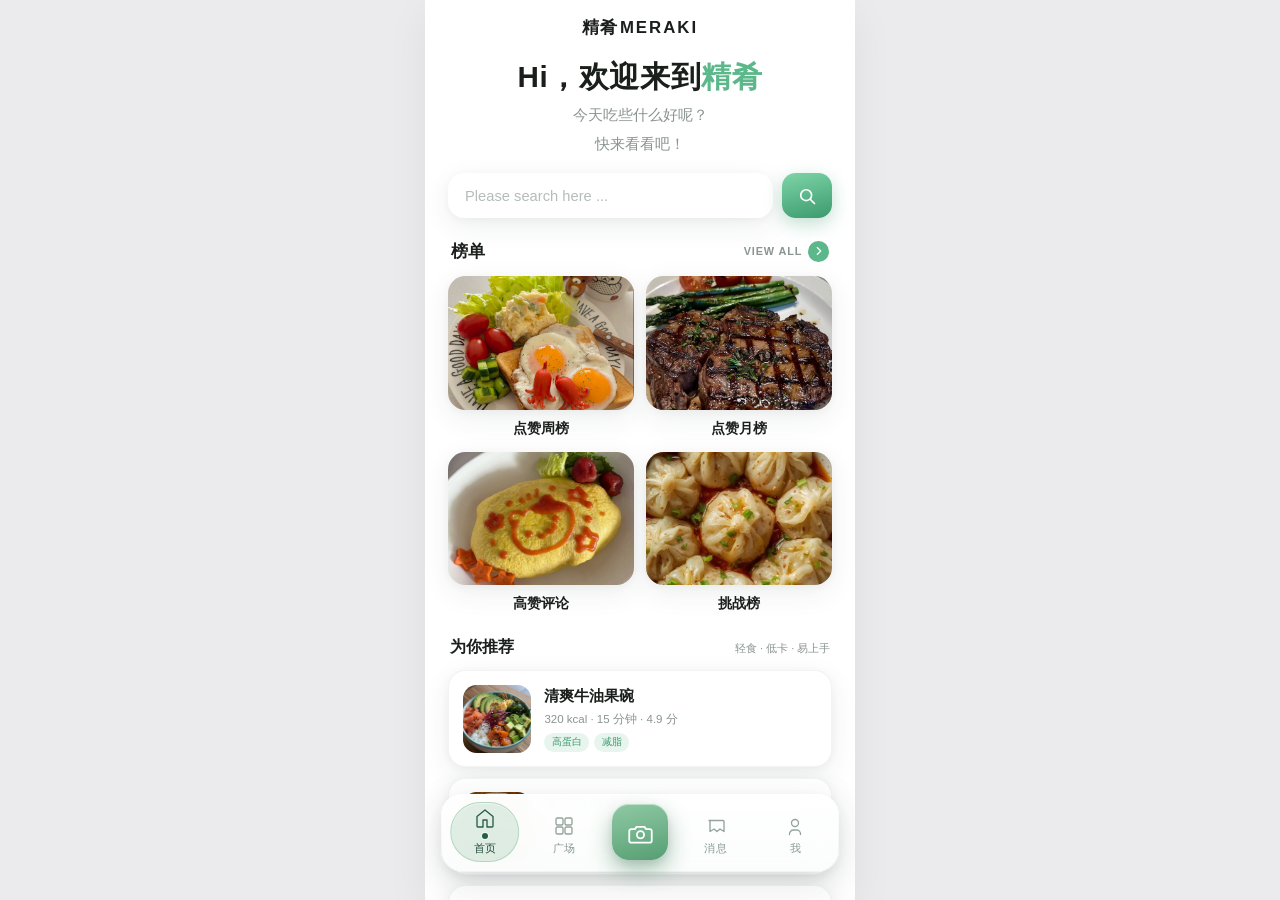
<file: shouye.html>
<!DOCTYPE html>
<html lang="zh-Hans">
  <head>
    <meta charset="UTF-8" />
    <meta
      name="viewport"
      content="width=device-width, initial-scale=1.0, maximum-scale=1.0, user-scalable=no, viewport-fit=cover"
    />
    <title>首页 · 精肴 MERAKI</title>
    <link rel="stylesheet" href="shouye.css" />
    <link rel="stylesheet" href="meraki-tabbar.css" />
    <link rel="stylesheet" href="meraki-viewport.css" />
  </head>
  <body data-active-tab="0">
    <div class="device sy-device" role="presentation">
      <div class="sy-app">
        <div class="sy-scroll" id="sy-scroll">
          <header class="sy-header">
            <p class="sy-brand">精肴<span class="sy-brand-en">MERAKI</span></p>
            <h1 class="sy-greet">
              Hi，欢迎来到<span class="sy-greet__accent">精肴</span>
            </h1>
            <p class="sy-lead">今天吃些什么好呢？</p>
            <p class="sy-lead">快来看看吧！</p>
          </header>

          <form class="sy-search" id="sy-search" role="search" action="#" method="get">
            <label class="sr-only" for="sy-search-input">搜索</label>
            <input
              class="sy-search__input"
              type="search"
              id="sy-search-input"
              name="q"
              placeholder="Please search here ..."
              autocomplete="off"
            />
            <button class="sy-search__btn" type="submit" aria-label="搜索">
              <svg viewBox="0 0 24 24" width="20" height="20" fill="none" stroke="currentColor" stroke-width="2">
                <circle cx="11" cy="11" r="6.5" />
                <path d="M16 16l5 5" stroke-linecap="round" />
              </svg>
            </button>
          </form>

          <section class="sy-board" aria-labelledby="sy-board-title">
            <div class="sy-board__head">
              <h2 class="sy-board__title" id="sy-board-title">榜单</h2>
              <button type="button" class="sy-board__more" id="sy-board-more">
                <span class="sy-board__more-text">VIEW ALL</span>
                <span class="sy-board__more-icon" aria-hidden="true">
                  <svg viewBox="0 0 24 24" width="14" height="14" fill="none" stroke="currentColor" stroke-width="2">
                    <path d="M9 6l6 6-6 6" stroke-linecap="round" stroke-linejoin="round" />
                  </svg>
                </span>
              </button>
            </div>

            <div class="sy-grid">
              <article class="sy-food-card">
                <div class="sy-food-card__img">
                  <img src="images/food1.jpg" alt="点赞周榜" width="400" height="288" loading="lazy" decoding="async" />
                </div>
                <h3 class="sy-food-card__label">点赞周榜</h3>
              </article>
              <article class="sy-food-card">
                <div class="sy-food-card__img">
                  <img src="images/food2.jpg" alt="点赞月榜" width="400" height="288" loading="lazy" decoding="async" />
                </div>
                <h3 class="sy-food-card__label">点赞月榜</h3>
              </article>
              <article class="sy-food-card">
                <div class="sy-food-card__img">
                  <img src="images/food3.jpg" alt="高赞评论" width="400" height="288" loading="lazy" decoding="async" />
                </div>
                <h3 class="sy-food-card__label">高赞评论</h3>
              </article>
              <article class="sy-food-card">
                <div class="sy-food-card__img">
                  <img src="images/food4.jpg" alt="挑战榜" width="400" height="288" loading="lazy" decoding="async" />
                </div>
                <h3 class="sy-food-card__label">挑战榜</h3>
              </article>
            </div>
          </section>

          <!-- 下方可滚动扩展区（占位内容） -->
          <section class="sy-feed" aria-label="为你推荐">
            <div class="sy-feed__head">
              <h2 class="sy-feed__title">为你推荐</h2>
              <span class="sy-feed__hint">轻食 · 低卡 · 易上手</span>
            </div>

            <article class="sy-recipe-card">
              <div class="sy-recipe-card__thumb">
                <img src="images/food5.jpg" alt="清爽牛油果碗" width="200" height="200" loading="lazy" decoding="async" />
              </div>
              <div class="sy-recipe-card__body">
                <h3 class="sy-recipe-card__name">清爽牛油果碗</h3>
                <p class="sy-recipe-card__meta">320 kcal · 15 分钟 · 4.9 分</p>
                <p class="sy-recipe-card__tags">
                  <span>高蛋白</span><span>减脂</span>
                </p>
              </div>
            </article>

            <article class="sy-recipe-card">
              <div class="sy-recipe-card__thumb">
                <img src="images/food6.jpg" alt="番茄豆腐暖汤" width="200" height="200" loading="lazy" decoding="async" />
              </div>
              <div class="sy-recipe-card__body">
                <h3 class="sy-recipe-card__name">番茄豆腐暖汤</h3>
                <p class="sy-recipe-card__meta">210 kcal · 20 分钟 · 4.8 分</p>
                <p class="sy-recipe-card__tags">
                  <span>暖胃</span><span>素食</span>
                </p>
              </div>
            </article>

            <article class="sy-recipe-card">
              <div class="sy-recipe-card__thumb">
                <img src="images/food7.jpg" alt="藜麦鸡胸便当" width="200" height="200" loading="lazy" decoding="async" />
              </div>
              <div class="sy-recipe-card__body">
                <h3 class="sy-recipe-card__name">藜麦鸡胸便当</h3>
                <p class="sy-recipe-card__meta">410 kcal · 25 分钟 · 4.7 分</p>
                <p class="sy-recipe-card__tags">
                  <span>便当</span><span>健身餐</span>
                </p>
              </div>
            </article>

            <article class="sy-prompt">
              <p class="sy-prompt__text">更多内容正在筹备中，敬请期待 ✨</p>
            </article>
          </section>
        </div>

        <nav class="mk-tabbar" id="mk-tabbar" aria-label="主导航">
          <div class="mk-tabbar__glass">
            <div class="mk-tabbar__inner" id="mk-tab-rail">
              <div class="mk-tabbar__pill" id="mk-tab-pill" aria-hidden="true"></div>
              <div class="mk-tabbar__tabs">
                <button type="button" class="mk-tab mk-tab--active" data-tab="0" aria-selected="true">
                  <span class="mk-tab__icon" aria-hidden="true">
                    <svg viewBox="0 0 24 24" width="24" height="24" fill="none" stroke="currentColor" stroke-width="1.35">
                      <path d="M4 10.5L12 4l8 6.5V20a1 1 0 01-1 1h-5v-7H10v7H5a1 1 0 01-1-1v-9.5z" stroke-linejoin="round" />
                    </svg>
                  </span>
                  <span class="mk-tab__label">首页</span>
                </button>
                <button type="button" class="mk-tab" data-tab="1" aria-selected="false">
                  <span class="mk-tab__icon" aria-hidden="true">
                    <svg viewBox="0 0 24 24" width="24" height="24" fill="none" stroke="currentColor" stroke-width="1.35">
                      <rect x="4" y="4" width="7" height="7" rx="1.5" />
                      <rect x="13" y="4" width="7" height="7" rx="1.5" />
                      <rect x="4" y="13" width="7" height="7" rx="1.5" />
                      <rect x="13" y="13" width="7" height="7" rx="1.5" />
                    </svg>
                  </span>
                  <span class="mk-tab__label">广场</span>
                </button>
                <button type="button" class="mk-fab" id="mk-fab-camera" aria-label="发布">
                  <svg viewBox="0 0 24 24" width="27" height="27" fill="none" stroke="currentColor" stroke-width="1.6">
                    <path d="M4 9h3l1.5-2h7L17 9h3a2 2 0 012 2v8a2 2 0 01-2 2H4a2 2 0 01-2-2v-8a2 2 0 012-2z" stroke-linejoin="round" />
                    <circle cx="12" cy="14" r="3.2" />
                  </svg>
                </button>
                <button type="button" class="mk-tab" data-tab="2" aria-selected="false">
                  <span class="mk-tab__icon" aria-hidden="true">
                    <svg viewBox="0 0 24 24" width="24" height="24" fill="none" stroke="currentColor" stroke-width="1.35">
                      <path d="M5 6.5h14a1 1 0 011 1v10l-4-2.5-3 2.5-3-2.5-4 2.5V7.5a1 1 0 011-1z" stroke-linejoin="round" />
                    </svg>
                  </span>
                  <span class="mk-tab__label">消息</span>
                </button>
                <button type="button" class="mk-tab" data-tab="3" aria-selected="false">
                  <span class="mk-tab__icon" aria-hidden="true">
                    <svg viewBox="0 0 24 24" width="24" height="24" fill="none" stroke="currentColor" stroke-width="1.35">
                      <circle cx="12" cy="9" r="3.5" />
                      <path d="M6.5 20.5v-.5a4 4 0 014-4h3a4 4 0 014 4v.5" stroke-linecap="round" />
                    </svg>
                  </span>
                  <span class="mk-tab__label">我</span>
                </button>
              </div>
            </div>
          </div>
        </nav>
      </div>
    </div>

    <script src="meraki-tabbar.js" defer></script>
    <script src="shouye.js" defer></script>
  </body>
</html>
</file>
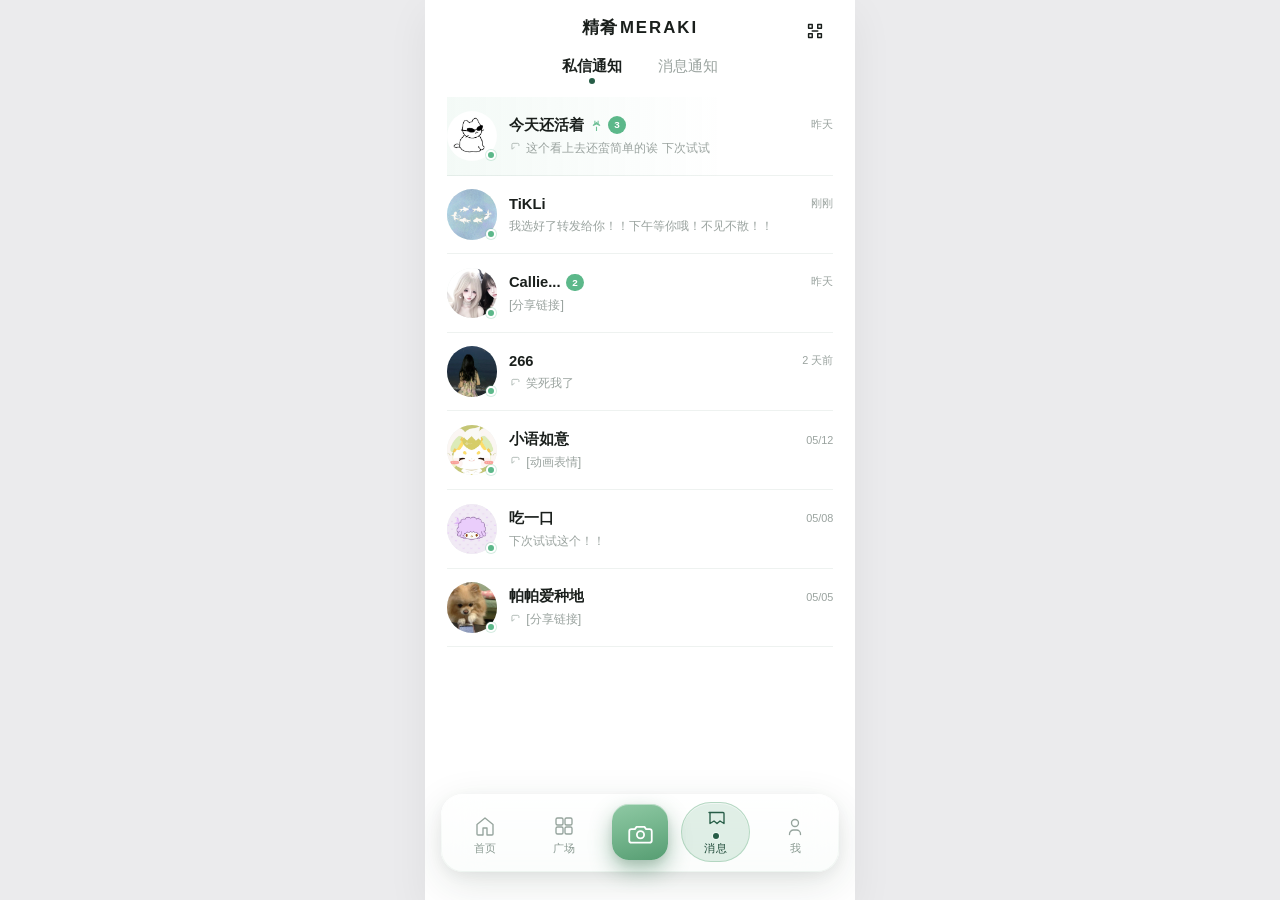
<file: xiaoxi.html>
<!DOCTYPE html>
<html lang="zh-Hans">
  <head>
    <meta charset="UTF-8" />
    <meta
      name="viewport"
      content="width=device-width, initial-scale=1.0, maximum-scale=1.0, user-scalable=no, viewport-fit=cover"
    />
    <title>消息 · 精肴 MERAKI</title>
    <link rel="stylesheet" href="xiaoxi.css" />
    <link rel="stylesheet" href="meraki-tabbar.css" />
    <link rel="stylesheet" href="meraki-viewport.css" />
  </head>
  <body data-active-tab="2">
    <div class="device xx-device" role="presentation">
      <div class="xx-app">
        <div class="xx-scroll" id="xx-scroll">
          <header class="xx-top">
            <p class="xx-brand">精肴<span class="xx-brand-en">MERAKI</span></p>
            <button type="button" class="xx-scan" id="xx-scan" aria-label="扫一扫">
              <svg viewBox="0 0 24 24" width="22" height="22" fill="none" stroke="currentColor" stroke-width="1.6" aria-hidden="true">
                <path d="M5 5h4v4H5V5zm10 0h4v4h-4V5zM5 15h4v4H5v-4zm10 0h4v4h-4v-4z" stroke-linejoin="round" />
                <path d="M9 12h6" stroke-linecap="round" />
              </svg>
            </button>
          </header>

          <div class="xx-tabs" role="tablist" aria-label="消息分类">
            <button
              type="button"
              class="xx-tabs__item xx-tabs__item--active"
              role="tab"
              id="xx-tab-dm"
              aria-selected="true"
              aria-controls="xx-panel-dm"
              data-xx-tab="dm"
            >
              私信通知
            </button>
            <button
              type="button"
              class="xx-tabs__item"
              role="tab"
              id="xx-tab-sys"
              aria-selected="false"
              aria-controls="xx-panel-sys"
              data-xx-tab="sys"
            >
              消息通知
            </button>
          </div>

          <div class="xx-panels">
            <ul class="xx-list" id="xx-panel-dm" role="tabpanel" aria-labelledby="xx-tab-dm">
              <li class="xx-chat xx-chat--pinned xx-chat--link" id="xx-chat-jxt" data-href="jxt.html">
                <div class="xx-chat__avatar">
                  <img src="images/tx1.png" alt="" width="96" height="96" loading="lazy" decoding="async" />
                  <span class="xx-chat__online" aria-hidden="true"></span>
                </div>
                <div class="xx-chat__body">
                  <div class="xx-chat__row">
                    <span class="xx-chat__name">今天还活着</span>
                    <span class="xx-chat__pin" title="置顶" aria-label="置顶">
                      <svg viewBox="0 0 24 24" width="13" height="13" fill="currentColor" aria-hidden="true">
                        <path d="M14 3h2v5.5l3.2 3.2-1.4 1.4L12 10.3 6.2 13.1 4.8 11.7 8 8.5V3h2v4.3l2-2 2 2V3zM11 14.5h2V22h-2v-7.5z" />
                      </svg>
                    </span>
                    <span class="xx-chat__badge">3</span>
                    <time class="xx-chat__time" datetime="2026-05-14T21:06">昨天</time>
                  </div>
                  <p class="xx-chat__preview">
                    <svg class="xx-chat__reply" viewBox="0 0 24 24" width="14" height="14" aria-hidden="true">
                      <path d="M9 11l-4 3V6a2 2 0 012-2h8a2 2 0 012 2v2" fill="none" stroke="currentColor" stroke-width="1.6" stroke-linecap="round" stroke-linejoin="round" />
                    </svg>
                    这个看上去还蛮简单的诶 下次试试
                  </p>
                </div>
              </li>

              <li class="xx-chat xx-chat--link" id="xx-chat-tikli" data-href="duihua.html">
                <div class="xx-chat__avatar">
                  <img src="images/tx2.png" alt="" width="96" height="96" loading="lazy" decoding="async" />
                  <span class="xx-chat__online" aria-hidden="true"></span>
                </div>
                <div class="xx-chat__body">
                  <div class="xx-chat__row">
                    <span class="xx-chat__name">TiKLi</span>
                    <time class="xx-chat__time" datetime="2026-05-15T12:12">刚刚</time>
                  </div>
                  <p class="xx-chat__preview">我选好了转发给你！！下午等你哦！不见不散！！</p>
                </div>
              </li>

              <li class="xx-chat">
                <div class="xx-chat__avatar">
                  <img src="images/tx3.png" alt="" width="96" height="96" loading="lazy" decoding="async" />
                  <span class="xx-chat__online" aria-hidden="true"></span>
                </div>
                <div class="xx-chat__body">
                  <div class="xx-chat__row">
                    <span class="xx-chat__name">Callie...</span>
                    <span class="xx-chat__badge">2</span>
                    <time class="xx-chat__time" datetime="2026-05-14T16:40">昨天</time>
                  </div>
                  <p class="xx-chat__preview">[分享链接]</p>
                </div>
              </li>

              <li class="xx-chat">
                <div class="xx-chat__avatar">
                  <img src="images/tx4.png" alt="" width="96" height="96" loading="lazy" decoding="async" />
                  <span class="xx-chat__online" aria-hidden="true"></span>
                </div>
                <div class="xx-chat__body">
                  <div class="xx-chat__row">
                    <span class="xx-chat__name">266</span>
                    <time class="xx-chat__time" datetime="2026-05-13T19:20">2 天前</time>
                  </div>
                  <p class="xx-chat__preview">
                    <svg class="xx-chat__reply" viewBox="0 0 24 24" width="14" height="14" aria-hidden="true">
                      <path d="M9 11l-4 3V6a2 2 0 012-2h8a2 2 0 012 2v2" fill="none" stroke="currentColor" stroke-width="1.6" stroke-linecap="round" stroke-linejoin="round" />
                    </svg>
                    笑死我了
                  </p>
                </div>
              </li>

              <li class="xx-chat">
                <div class="xx-chat__avatar">
                  <img src="images/tx5.png" alt="" width="96" height="96" loading="lazy" decoding="async" />
                  <span class="xx-chat__online" aria-hidden="true"></span>
                </div>
                <div class="xx-chat__body">
                  <div class="xx-chat__row">
                    <span class="xx-chat__name">小语如意</span>
                    <time class="xx-chat__time" datetime="2026-05-12">05/12</time>
                  </div>
                  <p class="xx-chat__preview">
                    <svg class="xx-chat__reply" viewBox="0 0 24 24" width="14" height="14" aria-hidden="true">
                      <path d="M9 11l-4 3V6a2 2 0 012-2h8a2 2 0 012 2v2" fill="none" stroke="currentColor" stroke-width="1.6" stroke-linecap="round" stroke-linejoin="round" />
                    </svg>
                    [动画表情]
                  </p>
                </div>
              </li>

              <li class="xx-chat">
                <div class="xx-chat__avatar">
                  <img src="images/tx6.png" alt="" width="96" height="96" loading="lazy" decoding="async" />
                  <span class="xx-chat__online" aria-hidden="true"></span>
                </div>
                <div class="xx-chat__body">
                  <div class="xx-chat__row">
                    <span class="xx-chat__name">吃一口</span>
                    <time class="xx-chat__time" datetime="2026-05-08">05/08</time>
                  </div>
                  <p class="xx-chat__preview">下次试试这个！！</p>
                </div>
              </li>

              <li class="xx-chat">
                <div class="xx-chat__avatar">
                  <img src="images/tx7.png" alt="" width="96" height="96" loading="lazy" decoding="async" />
                  <span class="xx-chat__online" aria-hidden="true"></span>
                </div>
                <div class="xx-chat__body">
                  <div class="xx-chat__row">
                    <span class="xx-chat__name">帕帕爱种地</span>
                    <time class="xx-chat__time" datetime="2026-05-05">05/05</time>
                  </div>
                  <p class="xx-chat__preview">
                    <svg class="xx-chat__reply" viewBox="0 0 24 24" width="14" height="14" aria-hidden="true">
                      <path d="M9 11l-4 3V6a2 2 0 012-2h8a2 2 0 012 2v2" fill="none" stroke="currentColor" stroke-width="1.6" stroke-linecap="round" stroke-linejoin="round" />
                    </svg>
                    [分享链接]
                  </p>
                </div>
              </li>
            </ul>

            <ul class="xx-list xx-list--hidden" id="xx-panel-sys" role="tabpanel" aria-labelledby="xx-tab-sys" hidden>
              <li class="xx-empty">
                <p>暂无系统通知</p>
              </li>
            </ul>
          </div>
        </div>

        <nav class="mk-tabbar" id="mk-tabbar" aria-label="主导航">
          <div class="mk-tabbar__glass">
            <div class="mk-tabbar__inner" id="mk-tab-rail">
              <div class="mk-tabbar__pill" id="mk-tab-pill" aria-hidden="true"></div>
              <div class="mk-tabbar__tabs">
                <button type="button" class="mk-tab" data-tab="0" aria-selected="false">
                  <span class="mk-tab__icon" aria-hidden="true">
                    <svg viewBox="0 0 24 24" width="24" height="24" fill="none" stroke="currentColor" stroke-width="1.35">
                      <path d="M4 10.5L12 4l8 6.5V20a1 1 0 01-1 1h-5v-7H10v7H5a1 1 0 01-1-1v-9.5z" stroke-linejoin="round" />
                    </svg>
                  </span>
                  <span class="mk-tab__label">首页</span>
                </button>
                <button type="button" class="mk-tab" data-tab="1" aria-selected="false">
                  <span class="mk-tab__icon" aria-hidden="true">
                    <svg viewBox="0 0 24 24" width="24" height="24" fill="none" stroke="currentColor" stroke-width="1.35">
                      <rect x="4" y="4" width="7" height="7" rx="1.5" />
                      <rect x="13" y="4" width="7" height="7" rx="1.5" />
                      <rect x="4" y="13" width="7" height="7" rx="1.5" />
                      <rect x="13" y="13" width="7" height="7" rx="1.5" />
                    </svg>
                  </span>
                  <span class="mk-tab__label">广场</span>
                </button>
                <button type="button" class="mk-fab" id="mk-fab-camera" aria-label="发布">
                  <svg viewBox="0 0 24 24" width="27" height="27" fill="none" stroke="currentColor" stroke-width="1.6">
                    <path d="M4 9h3l1.5-2h7L17 9h3a2 2 0 012 2v8a2 2 0 01-2 2H4a2 2 0 01-2-2v-8a2 2 0 012-2z" stroke-linejoin="round" />
                    <circle cx="12" cy="14" r="3.2" />
                  </svg>
                </button>
                <button type="button" class="mk-tab mk-tab--active" data-tab="2" aria-selected="true">
                  <span class="mk-tab__icon" aria-hidden="true">
                    <svg viewBox="0 0 24 24" width="24" height="24" fill="none" stroke="currentColor" stroke-width="1.35">
                      <path d="M5 6.5h14a1 1 0 011 1v10l-4-2.5-3 2.5-3-2.5-4 2.5V7.5a1 1 0 011-1z" stroke-linejoin="round" />
                    </svg>
                  </span>
                  <span class="mk-tab__label">消息</span>
                </button>
                <button type="button" class="mk-tab" data-tab="3" aria-selected="false">
                  <span class="mk-tab__icon" aria-hidden="true">
                    <svg viewBox="0 0 24 24" width="24" height="24" fill="none" stroke="currentColor" stroke-width="1.35">
                      <circle cx="12" cy="9" r="3.5" />
                      <path d="M6.5 20.5v-.5a4 4 0 014-4h3a4 4 0 014 4v.5" stroke-linecap="round" />
                    </svg>
                  </span>
                  <span class="mk-tab__label">我</span>
                </button>
              </div>
            </div>
          </div>
        </nav>
      </div>
    </div>

    <script src="meraki-tabbar.js" defer></script>
    <script src="xiaoxi.js" defer></script>
  </body>
</html>
</file>
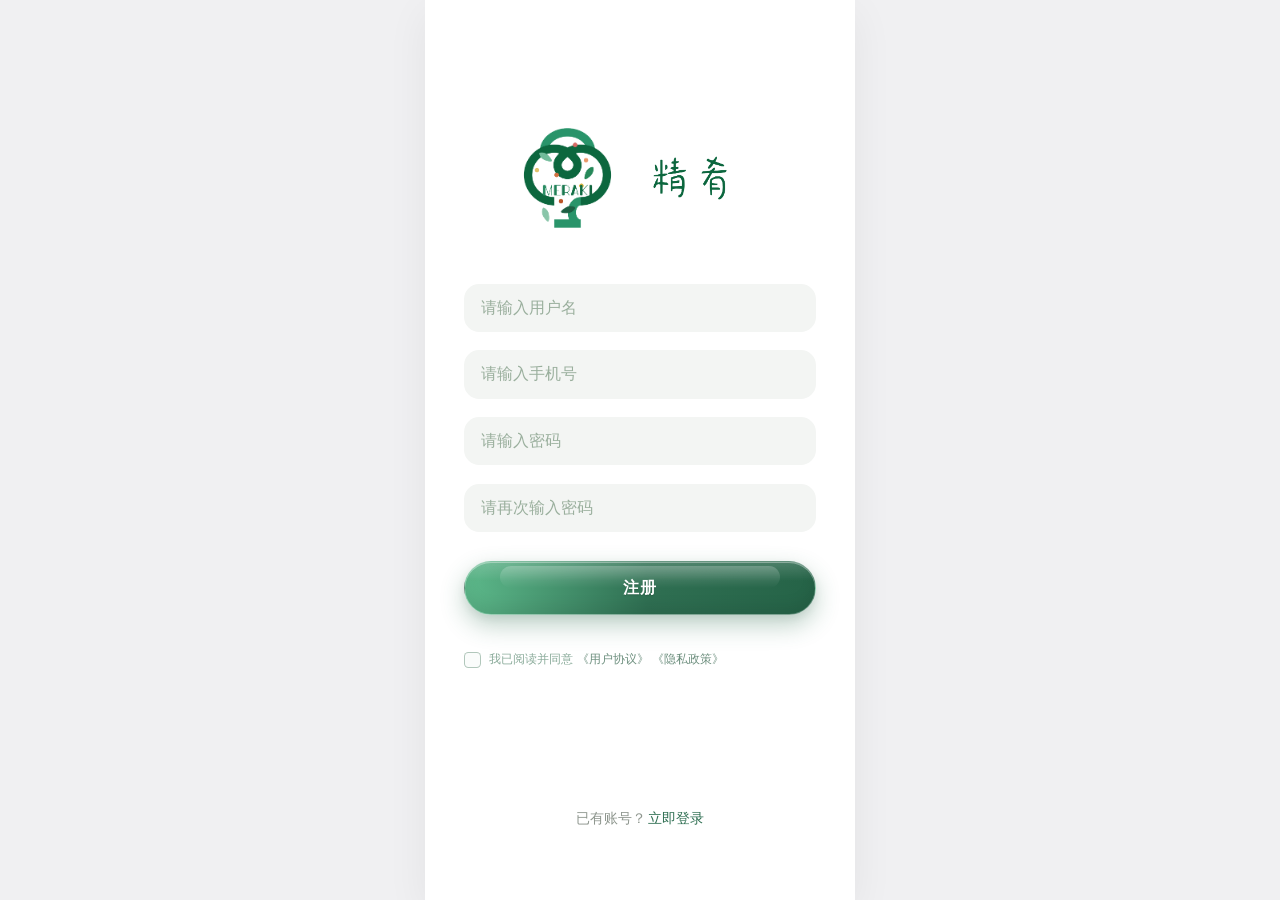
<file: zhuce.html>
<!DOCTYPE html>
<html lang="zh-Hans">
  <head>
    <meta charset="UTF-8" />
    <meta
      name="viewport"
      content="width=device-width, initial-scale=1.0, maximum-scale=1.0, user-scalable=no, viewport-fit=cover"
    />
    <title>注册 · 精肴 MERAKI</title>
    <link rel="stylesheet" href="zhuce.css" />
    <link rel="stylesheet" href="meraki-buttons.css" />
    <link rel="stylesheet" href="meraki-viewport.css" />
  </head>
  <body>
    <div class="device" role="presentation">
      <div class="page zhuce-page">
        <div class="zhuce-shell">
          <!-- 顶部品牌：logo1 + logo2 横排，入场动画由 JS 加 class -->
          <header class="zhuce-brand" id="zhuce-brand" aria-label="品牌">
          <div class="zhuce-brand__row">
            <img
              class="zhuce-brand__logo1"
              src="images/logo1.png"
              alt="MERAKI"
              width="148"
              decoding="async"
            />
            <img
              class="zhuce-brand__logo2"
              src="images/logo2.png"
              alt="精肴"
              width="163"
              decoding="async"
            />
          </div>
        </header>

        <main class="zhuce-main">
          <form class="zhuce-form" id="zhuce-form" action="#" method="post" novalidate>
            <label class="sr-only" for="username">用户名</label>
            <input
              class="zhuce-input"
              type="text"
              id="username"
              name="username"
              autocomplete="username"
              placeholder="请输入用户名"
            />

            <label class="sr-only" for="phone">手机号</label>
            <input
              class="zhuce-input"
              type="tel"
              id="phone"
              name="phone"
              inputmode="numeric"
              autocomplete="tel"
              placeholder="请输入手机号"
            />

            <label class="sr-only" for="password">密码</label>
            <input
              class="zhuce-input"
              type="password"
              id="password"
              name="password"
              autocomplete="new-password"
              placeholder="请输入密码"
            />

            <label class="sr-only" for="password2">确认密码</label>
            <input
              class="zhuce-input"
              type="password"
              id="password2"
              name="password2"
              autocomplete="new-password"
              placeholder="请再次输入密码"
            />

            <button class="meraki-btn" type="submit">注册</button>

            <div class="zhuce-agree">
              <input type="checkbox" class="zhuce-agree__native" id="agree" name="agree" />
              <label class="zhuce-agree__label" for="agree">
                <span class="zhuce-agree__box" aria-hidden="true"></span>
                <span class="zhuce-agree__text">
                  我已阅读并同意
                  <a class="zhuce-agree__link" href="#" id="link-terms">《用户协议》</a>
                  <a class="zhuce-agree__link" href="#" id="link-privacy">《隐私政策》</a>
                </span>
              </label>
            </div>
          </form>

          <p class="zhuce-foot">
            <span class="zhuce-foot__muted">已有账号？</span><a class="zhuce-foot__login" href="denglu.html">立即登录</a>
          </p>
        </main>
        </div>
      </div>
    </div>

    <script src="zhuce.js" defer></script>
  </body>
</html>
</file>
<file: style.css>
/* 精肴 MERAKI — 启动页（大屏画布参考 iPhone 17 Pro Max） */

*,
*::before,
*::after {
  box-sizing: border-box;
}

html,
body {
  margin: 0;
  padding: 0;
  width: 100%;
  height: 100%;
  background: #ffffff;
  overflow: hidden;
  font-family: -apple-system, BlinkMacSystemFont, "SF Pro Text", "Helvetica Neue",
    "PingFang SC", "Hiragino Sans GB", "Microsoft YaHei", sans-serif;
  -webkit-font-smoothing: antialiased;
}

/* 画布与设计 token（动画时长/easing 仍由各 keyframes 控制，未改） */
.device {
  --canvas-w: 430px;
  --canvas-h: 932px;
  --logo1-size: 200px;
  --logo1-block: calc(var(--logo1-size) + 2.5rem);
  /* logo1 视觉锚点：略靠上，避免「正中」 */
  --brand-top-rhythm: clamp(11rem, 24vh, 17rem);
  /* 字标与主标：略增呼吸（相对原先强重叠） */
  --logo2-w: 186px;
  --logo2-h: calc(var(--logo2-w) * 1181 / 2362);
  /* 略增字标与主标间距（相对此前强重叠），约 0.5rem 量级净距 */
  --logo2-margin-top: calc(10.5rem - 2.38 * var(--logo2-h));
  /* 爱心扩散（script 会读取数值） */
  --heart-dist-min: 112px;
  --heart-dist-max: 168px;
  --heart-field-inset: clamp(-7.5rem, -20vmin, -5.5rem);
  /* 底部 slogan / 登录页底栏：同一画布基准（430×932） */
  --caption-line-bottom: calc(env(safe-area-inset-bottom, 0px) + clamp(3.25rem, 8vmin, 5rem) + 150px);
  --caption-font-size: calc(clamp(11px, 2.8vmin, 12px) + 6px);

  width: var(--canvas-w);
  height: var(--canvas-h);
  margin: 0 auto;
  background: #ffffff;
  overflow: hidden;
  position: relative;
  box-shadow: 0 12px 40px rgba(0, 0, 0, 0.06);
}

.splash {
  width: 100%;
  height: 100%;
  background: #ffffff;
  overflow: hidden;
  position: relative;
}

/* 纵向：上留白 + 品牌区；slogan 绝对贴底，避免被挤出视口 */
.splash__content {
  width: 100%;
  height: 100%;
  min-height: 100%;
  position: relative;
  display: flex;
  flex-direction: column;
  align-items: center;
  padding-inline: clamp(1rem, 3.2vw, 1.75rem);
}

.splash__content::before {
  content: "";
  flex: 0 0 auto;
  block-size: var(--brand-top-rhythm);
  min-block-size: 10rem;
  max-block-size: 32vh;
}

.brand-cluster {
  position: relative;
  flex: 0 0 auto;
  display: flex;
  flex-direction: column;
  align-items: center;
  transform: translateY(-0.35rem);
}

.logo1-block {
  position: relative;
  width: var(--logo1-block);
  height: var(--logo1-block);
  display: flex;
  align-items: center;
  justify-content: center;
}

.heart-field {
  position: absolute;
  inset: var(--heart-field-inset);
  pointer-events: none;
  overflow: visible;
}

.heart-particle {
  position: absolute;
  left: 50%;
  top: 50%;
  width: 0;
  height: 0;
  display: flex;
  align-items: center;
  justify-content: center;
  opacity: 0;
  will-change: transform, opacity;
}

.css-heart {
  --sz: 10px;
  --c: #f28b8b;
  width: var(--sz);
  height: var(--sz);
  flex-shrink: 0;
  background: var(--c);
  transform: rotate(-45deg);
  position: relative;
  border-radius: 0;
  box-shadow: 0 1px 2px rgba(0, 0, 0, 0.04);
}

.css-heart::before,
.css-heart::after {
  content: "";
  position: absolute;
  width: var(--sz);
  height: var(--sz);
  background: var(--c);
  border-radius: 50%;
}

.css-heart::before {
  top: calc(-0.5 * var(--sz));
  left: 0;
}

.css-heart::after {
  left: calc(0.5 * var(--sz));
  top: 0;
}

@keyframes heartParticle {
  0% {
    opacity: 0;
    transform: translate3d(0, 0, 0) rotate(calc(var(--rot, 0) * 1deg)) scale(0.4);
  }
  16% {
    opacity: 0.84;
  }
  58% {
    opacity: 0.42;
  }
  100% {
    opacity: 0;
    transform: translate3d(var(--tx), var(--ty), 0) rotate(calc(var(--rot-end, 8) * 1deg))
      scale(0.88);
  }
}

.heart-particle--animate {
  animation-name: heartParticle;
  animation-timing-function: cubic-bezier(0.33, 0.52, 0.45, 1);
  animation-iteration-count: infinite;
  animation-fill-mode: none;
  animation-duration: var(--cycle, 2.85s);
  animation-delay: var(--delay, 0s);
}

.logo1 {
  position: relative;
  z-index: 2;
  width: var(--logo1-size);
  max-width: 100%;
  height: auto;
  display: block;
  opacity: 0;
  transform: scale(0.8);
  filter: drop-shadow(0 2px 6px rgba(0, 0, 0, 0.05));
  animation: logo1Reveal 0.62s cubic-bezier(0.22, 1, 0.36, 1) forwards;
}

@keyframes logo1Reveal {
  to {
    opacity: 1;
    transform: scale(1);
  }
}

.logo2 {
  margin-top: var(--logo2-margin-top);
  width: var(--logo2-w);
  height: auto;
  display: block;
  opacity: 0;
  transform: translateY(20px);
  filter: drop-shadow(0 1px 3px rgba(0, 0, 0, 0.045));
  animation: logo2Reveal 0.82s cubic-bezier(0.22, 1, 0.36, 1) 1s forwards;
}

@keyframes logo2Reveal {
  to {
    opacity: 1;
    transform: translateY(0);
  }
}

.slogan {
  position: absolute;
  left: 0;
  right: 0;
  bottom: var(--caption-line-bottom);
  margin: 0;
  padding-top: 0;
  padding-bottom: 0;
  width: 100%;
  text-align: center;
  font-family: "Yuanti SC", "Yuanti TC", "PingFang SC", "Hiragino Sans GB", "Microsoft YaHei",
    sans-serif;
  font-size: var(--caption-font-size);
  font-weight: 300;
  letter-spacing: 0.26em;
  color: #141414;
  opacity: 0;
  transform: translateY(6px);
  animation: sloganReveal 0.95s cubic-bezier(0.22, 1, 0.36, 1) 1.82s forwards;
  padding-left: 0.26em;
}

@keyframes sloganReveal {
  to {
    opacity: 1;
    transform: translateY(0);
  }
}
</file>
<file: meraki-viewport.css>
/* 精肴 MERAKI — 全站视口与安全区（底部内容完整可见） */

html {
  min-height: 100vh;
  min-height: 100dvh;
}

html,
body {
  height: auto;
  min-height: 100vh;
  min-height: 100dvh;
  overflow-x: hidden;
  overflow-y: auto;
  -webkit-overflow-scrolling: touch;
  padding-bottom: env(safe-area-inset-bottom, 0px);
}

/* 手机画布：随视口伸缩，避免固定 932px 在矮屏被裁切 */
.device,
.sy-device,
.me-device,
.gc-device,
.xx-device,
.dh-device,
.jxt-device {
  min-height: 100vh;
  min-height: 100dvh;
  height: min(var(--canvas-h, 932px), 100dvh);
  max-height: 100dvh;
}

/* 启动 / 登录底文案：抬高安全区 */
.device {
  --caption-line-bottom: calc(
    env(safe-area-inset-bottom, 0px) + clamp(3.25rem, 8vmin, 5rem) + 150px + 1.5rem
  );
}

/* 带底栏的主滚动区 */
.sy-scroll,
.me-scroll,
.gc-scroll,
.xx-scroll {
  padding-bottom: calc(6.5rem + 40px + env(safe-area-inset-bottom, 0px) + 1.5rem);
}

/* 对话记录区 */
.dh-chat,
.jxt-chat {
  padding-bottom: calc(0.5rem + env(safe-area-inset-bottom, 0px) + 1.5rem);
}

/* 全站底部导航 */
.mk-tabbar {
  bottom: calc(1.25rem + env(safe-area-inset-bottom, 0px));
}

/* 对话输入栏 */
.dh-composer,
.jxt-composer {
  padding-bottom: calc(0.75rem + env(safe-area-inset-bottom, 0px) + 0.75rem);
}

/* 登录 / 注册主区 */
.page {
  padding-bottom: calc(1.75rem + env(safe-area-inset-bottom, 0px) + 1.5rem);
}

.splash__content {
  padding-bottom: calc(env(safe-area-inset-bottom, 0px) + 1.5rem);
}
</file>
<file: denglu.css>
/* 精肴 MERAKI — 登录页（iPhone 17 Pro Max 画布 430×932） */

*,
*::before,
*::after {
  box-sizing: border-box;
}

html,
body {
  margin: 0;
  padding: 0;
  width: 100%;
  height: 100%;
  background: #f2f2f4;
  overflow: hidden;
  font-family: -apple-system, BlinkMacSystemFont, "SF Pro Text", "Helvetica Neue",
    "PingFang SC", "Hiragino Sans GB", "Microsoft YaHei", sans-serif;
  -webkit-font-smoothing: antialiased;
  -webkit-tap-highlight-color: transparent;
}

/* ---------- 画布 ---------- */
.device {
  --canvas-w: 430px;
  --canvas-h: 932px;
  --brand-h: 40%;
  --login-h: 60%;
  --green: #2f6f52;
  --green-press: #265a44;
  --green-light: #5cb88a;
  --line: #e6e8e6;
  --placeholder: #9aa099;
  --muted: #8a908a;
  --accent-coral: #e86d7a;
  --accent-coral-press: #d45a68;
  /* 与首页 .slogan 同一底边距与字号 token */
  --caption-line-bottom: calc(env(safe-area-inset-bottom, 0px) + clamp(3.25rem, 8vmin, 5rem) + 150px);
  --caption-font-size: calc(clamp(11px, 2.8vmin, 12px) + 6px);

  width: var(--canvas-w);
  height: var(--canvas-h);
  margin: 0 auto;
  background: #ffffff;
  overflow: hidden;
  position: relative;
  box-shadow: 0 12px 40px rgba(0, 0, 0, 0.06);
}

.page {
  width: 100%;
  height: 100%;
  display: flex;
  flex-direction: column;
  background: #ffffff;
  position: relative;
}

/* ---------- 上半：品牌区 ---------- */
.brand-zone {
  flex: 0 0 var(--brand-h);
  min-height: 0;
  display: flex;
  align-items: center;
  justify-content: center;
  padding: clamp(1rem, 4vmin, 2rem) clamp(1.25rem, 5vw, 2rem);
}

.brand-zone__inner {
  width: 100%;
  max-width: 20rem;
  display: flex;
  align-items: center;
  justify-content: center;
}

.brand-cluster {
  position: relative;
  display: flex;
  flex-direction: column;
  align-items: center;
  justify-content: center;
}

.logo-stack {
  position: relative;
  display: flex;
  flex-direction: column;
  align-items: center;
  z-index: 1;
}

.logo-with-hearts {
  position: relative;
  display: flex;
  align-items: center;
  justify-content: center;
  width: min(46vw, 200px);
}

/* 爱心发射原点：logo 几何中心 */
.heart-field {
  position: absolute;
  left: 50%;
  top: 50%;
  width: 0;
  height: 0;
  transform: translate(-50%, -50%);
  pointer-events: none;
  overflow: visible;
  z-index: 1;
}

/* logo 主标 */
.logo1 {
  position: relative;
  z-index: 2;
  width: 100%;
  max-width: 200px;
  height: auto;
  display: block;
  opacity: 0;
  transform: scale(0.92) translateY(8px);
  filter: drop-shadow(0 2px 8px rgba(0, 0, 0, 0.05));
}

.logo1.logo1--in {
  animation: logoIn 0.5s cubic-bezier(0.22, 1, 0.36, 1) forwards;
}

@keyframes logoIn {
  to {
    opacity: 1;
    transform: scale(1) translateY(0);
  }
}

/* ---------- 爱心（CSS 绘制，单次播放） ---------- */
.heart-particle {
  position: absolute;
  left: 0;
  top: 0;
  width: 0;
  height: 0;
  display: flex;
  align-items: center;
  justify-content: center;
  opacity: 0;
}

.css-heart {
  --sz: 10px;
  --c: #f8c4d4;
  width: var(--sz);
  height: var(--sz);
  flex-shrink: 0;
  background: var(--c);
  transform: rotate(-45deg);
  position: relative;
  box-shadow: 0 1px 2px rgba(0, 0, 0, 0.04);
}

.css-heart::before,
.css-heart::after {
  content: "";
  position: absolute;
  width: var(--sz);
  height: var(--sz);
  background: var(--c);
  border-radius: 50%;
}

.css-heart::before {
  top: calc(-0.5 * var(--sz));
  left: 0;
}

.css-heart::after {
  left: calc(0.5 * var(--sz));
  top: 0;
}

@keyframes heartOnce {
  0% {
    opacity: 0;
    transform: translate3d(0, 0, 0) rotate(calc(var(--rot, 0) * 1deg)) scale(0.5);
  }
  18% {
    opacity: 0.82;
  }
  100% {
    opacity: 0;
    transform: translate3d(var(--tx), var(--ty), 0) rotate(calc(var(--rot-end, 6) * 1deg))
      scale(0.88);
  }
}

.heart-particle--once {
  animation-name: heartOnce;
  animation-timing-function: cubic-bezier(0.28, 0.52, 0.42, 1);
  animation-fill-mode: forwards;
  animation-iteration-count: 1;
  animation-duration: var(--dur, 1.05s);
  animation-delay: var(--delay, 0s);
}

/* ---------- 下半：登录区（稿图：输入中线 + 忘记右对齐 + 按钮 + 底文案） ---------- */
.login-zone {
  flex: 0 0 var(--login-h);
  min-height: 0;
  display: flex;
  flex-direction: column;
  align-items: stretch;
  justify-content: flex-start;
  padding: clamp(0.75rem, 2.5vmin, 1.25rem) clamp(1.35rem, 5vw, 2rem)
    calc(1rem + env(safe-area-inset-bottom, 0px));
  opacity: 0;
  pointer-events: none;
  transition: opacity 0.6s cubic-bezier(0.22, 1, 0.36, 1);
}

.login-zone.login-zone--in {
  opacity: 1;
  pointer-events: auto;
}

.login-stack {
  flex: 1;
  display: flex;
  flex-direction: column;
  min-height: 0;
  width: 100%;
  max-width: 19.5rem;
  margin: 0 auto;
  /* logo 下方整块登录内容上移 */
  transform: translateY(-20px);
}

.login-form {
  flex: 0 0 auto;
  display: flex;
  flex-direction: column;
  width: 100%;
  gap: clamp(1.2rem, 3.2vmin, 1.65rem);
}

.field-block {
  display: flex;
  flex-direction: column;
  gap: 0.35rem;
}

.sr-only {
  position: absolute;
  width: 1px;
  height: 1px;
  padding: 0;
  margin: -1px;
  overflow: hidden;
  clip: rect(0, 0, 0, 0);
  white-space: nowrap;
  border: 0;
}

/* 下划线输入行：图标 | 文本，整宽底线 */
.field {
  display: grid;
  grid-template-columns: 1.75rem 1fr;
  grid-template-rows: auto auto;
  column-gap: 0.7rem;
  align-items: center;
}

.field__icon {
  grid-column: 1;
  grid-row: 1;
  display: flex;
  align-items: center;
  justify-content: flex-start;
  color: #9a9d9a;
}

.field__icon-svg {
  display: block;
  flex-shrink: 0;
}

.field__input {
  grid-column: 2;
  grid-row: 1;
  width: 100%;
  min-width: 0;
  padding: 0.35rem 0 0.55rem;
  font-size: 1rem;
  font-weight: 400;
  color: #2a2a2a;
  background: transparent;
  border: none;
  border-radius: 0;
  outline: none;
  transition: color 0.15s ease;
}

.field__input::placeholder {
  color: var(--placeholder);
}

.field__input:focus {
  color: #1a1a1a;
}

.field__rule {
  grid-column: 1 / -1;
  grid-row: 2;
  height: 1px;
  margin-top: 0.15rem;
  background: var(--line);
  border-radius: 1px;
}

.field:focus-within .field__rule {
  background: rgba(47, 111, 82, 0.35);
}

/* 忘记密码：紧贴密码下划线下方，右对齐 */
.field-forgot {
  display: flex;
  justify-content: flex-end;
  padding-right: 0.05rem;
}

.link-forgot {
  font-size: 0.8125rem;
  font-weight: 300;
  color: var(--muted);
  text-decoration: none;
  transition: color 0.2s ease, opacity 0.2s ease;
}

.link-forgot:active {
  color: #6d756d;
  opacity: 0.9;
}

@media (hover: hover) {
  .link-forgot:hover {
    color: #6d756d;
  }
}

/* 主按钮样式见 meraki-buttons.css */
.login-form .meraki-btn {
  margin-top: clamp(1.35rem, 4vmin, 2.15rem);
}

/* 与首页 slogan 同一条「底边线」+ 同字号（相对 .device 绝对定位，避免被父级 transform 截断） */
.login-footer {
  position: absolute;
  left: 0;
  right: 0;
  bottom: var(--caption-line-bottom);
  margin: 0;
  padding: 0;
  padding-left: 0.06em;
  text-align: center;
  font-family: "Yuanti SC", "Yuanti TC", "PingFang SC", "Hiragino Sans GB", "Microsoft YaHei",
    sans-serif;
  font-size: var(--caption-font-size);
  font-weight: 300;
  letter-spacing: 0.06em;
  line-height: 1.55;
  opacity: 0;
  pointer-events: none;
  z-index: 2;
  transition: opacity 0.6s cubic-bezier(0.22, 1, 0.36, 1);
}

.login-footer.login-footer--in {
  opacity: 1;
  pointer-events: auto;
}

.login-footer__muted {
  color: #141414;
}

.login-footer__accent {
  margin-left: 0.08em;
  color: var(--accent-coral);
  font-weight: 400;
  text-decoration: underline;
  text-decoration-thickness: 1px;
  text-underline-offset: 0.2em;
  transition: color 0.2s ease, opacity 0.2s ease;
}

.login-footer__accent:active {
  color: var(--accent-coral-press);
  opacity: 0.92;
}

@media (hover: hover) {
  .login-footer__accent:hover {
    color: var(--accent-coral-press);
  }
}
</file>
<file: meraki-buttons.css>
/* 精肴 MERAKI — 全站主按钮（立体渐变 + 按压反馈，与登录页一致） */

.meraki-btn {
  position: relative;
  width: 100%;
  padding: 0.95rem 1.25rem;
  font-size: 1.02rem;
  font-weight: 600;
  letter-spacing: 0.06em;
  color: #ffffff;
  text-shadow: 0 1px 1px rgba(0, 0, 0, 0.16);
  isolation: isolate;
  overflow: hidden;
  border: 1px solid rgba(255, 255, 255, 0.28);
  border-radius: 999px;
  cursor: pointer;
  touch-action: manipulation;
  background: linear-gradient(180deg, rgba(255, 255, 255, 0.18) 0%, rgba(255, 255, 255, 0) 36%),
    linear-gradient(90deg, var(--green-light) 0%, var(--green) 52%, #256347 100%);
  box-shadow:
    0 1px 0 rgba(255, 255, 255, 0.35) inset,
    0 -8px 14px rgba(0, 0, 0, 0.08) inset,
    0 10px 24px rgba(47, 111, 82, 0.32),
    0 3px 8px rgba(0, 0, 0, 0.06);
  transition: transform 0.16s cubic-bezier(0.33, 0.72, 0.45, 1), box-shadow 0.2s ease, filter 0.2s ease,
    border-color 0.2s ease;
}

.meraki-btn::before {
  content: "";
  position: absolute;
  left: 10%;
  right: 10%;
  top: 7%;
  height: 42%;
  border-radius: 999px;
  background: linear-gradient(180deg, rgba(255, 255, 255, 0.5), rgba(255, 255, 255, 0));
  opacity: 0.45;
  pointer-events: none;
  transition: opacity 0.18s ease;
}

@media (hover: hover) {
  .meraki-btn:hover {
    filter: brightness(1.04);
  }
}

.meraki-btn:focus {
  outline: none;
}

.meraki-btn:focus-visible {
  box-shadow:
    0 0 0 3px rgba(47, 111, 82, 0.28),
    0 1px 0 rgba(255, 255, 255, 0.35) inset,
    0 -8px 14px rgba(0, 0, 0, 0.08) inset,
    0 10px 24px rgba(47, 111, 82, 0.32),
    0 3px 8px rgba(0, 0, 0, 0.06);
}

.meraki-btn:active {
  filter: brightness(0.88) saturate(1.05);
  transform: scale(0.97) translateY(2px);
  border-color: rgba(255, 255, 255, 0.12);
  box-shadow:
    0 3px 10px rgba(0, 0, 0, 0.22) inset,
    0 1px 0 rgba(255, 255, 255, 0.06) inset,
    0 2px 6px rgba(47, 111, 82, 0.2),
    0 1px 2px rgba(0, 0, 0, 0.12);
}

.meraki-btn:active::before {
  opacity: 0.22;
}
</file>
<file: duihua.css>
/* 精肴 MERAKI — 对话 duihua（430×932） */

*,
*::before,
*::after {
  box-sizing: border-box;
}

html,
body {
  margin: 0;
  padding: 0;
  width: 100%;
  height: 100%;
  background: #ebebed;
  overflow: hidden;
  font-family: -apple-system, BlinkMacSystemFont, "SF Pro Text", "Helvetica Neue",
    "PingFang SC", "Hiragino Sans GB", "Microsoft YaHei", sans-serif;
  -webkit-font-smoothing: antialiased;
  -webkit-tap-highlight-color: transparent;
}

.sr-only {
  position: absolute;
  width: 1px;
  height: 1px;
  padding: 0;
  margin: -1px;
  overflow: hidden;
  clip: rect(0, 0, 0, 0);
  white-space: nowrap;
  border: 0;
}

.dh-device {
  --canvas-w: 430px;
  --canvas-h: 932px;
  --accent: #5cb88a;
  --accent-deep: #3d9a6e;
  --green: #275d47;
  --green-deep: #1e4a38;
  --text: #1a1f1c;
  --text-muted: #9aa39f;
  --bubble-in: #f2f4f3;
  --bubble-out-a: #3d9a6e;
  --bubble-out-b: #6ec49a;

  width: var(--canvas-w);
  height: var(--canvas-h);
  margin: 0 auto;
  background: #ffffff;
  overflow: hidden;
  position: relative;
  box-shadow: 0 12px 40px rgba(0, 0, 0, 0.06);
}

.dh-app {
  display: flex;
  flex-direction: column;
  width: 100%;
  height: 100%;
  min-height: 0;
  background: #ffffff;
}

/* ---------- 顶栏 ---------- */
.dh-header {
  display: flex;
  align-items: center;
  gap: 0.7rem;
  flex-shrink: 0;
  min-height: 4.5rem;
  padding: max(0.9rem, env(safe-area-inset-top, 0px)) 1rem 0.95rem;
  border-bottom: 1px solid rgba(39, 93, 71, 0.06);
  background: #ffffff;
}

.dh-back,
.dh-call {
  flex-shrink: 0;
  display: flex;
  align-items: center;
  justify-content: center;
  width: 2.5rem;
  height: 2.5rem;
  padding: 0;
  border: none;
  border-radius: 0.55rem;
  color: var(--green);
  background: transparent;
  cursor: pointer;
  touch-action: manipulation;
}

.dh-call svg {
  display: block;
  overflow: visible;
}

.dh-back:active,
.dh-call:active {
  opacity: 0.65;
}

.dh-peer {
  flex: 1;
  display: flex;
  align-items: center;
  gap: 0.8rem;
  min-width: 0;
  padding: 0.1rem 0;
}

.dh-peer__avatar {
  flex-shrink: 0;
  width: 3.1rem;
  height: 3.1rem;
  border-radius: 50%;
  object-fit: cover;
  background: #eef3f0;
}

.dh-peer__info {
  min-width: 0;
  padding: 0.05rem 0;
}

.dh-peer__name {
  margin: 0;
  font-size: 1.08rem;
  font-weight: 700;
  letter-spacing: 0.04em;
  color: var(--green);
  line-height: 1.25;
}

.dh-peer__status {
  margin: 0.22rem 0 0;
  font-size: 0.72rem;
  color: var(--text-muted);
  line-height: 1.35;
}

.dh-peer__typing {
  margin: 0.12rem 0 0;
  font-size: 0.72rem;
  color: var(--accent);
  line-height: 1.35;
}

/* ---------- 聊天记录 ---------- */
.dh-chat {
  flex: 1;
  min-height: 0;
  overflow-x: hidden;
  overflow-y: auto;
  -webkit-overflow-scrolling: touch;
  padding: 0.85rem clamp(0.75rem, 3.5vw, 1rem) 0.5rem;
}

.dh-date {
  margin: 0 0 1rem;
  text-align: center;
  font-size: 0.68rem;
  font-weight: 500;
  letter-spacing: 0.06em;
  color: var(--text-muted);
}

.dh-date time {
  font: inherit;
  color: inherit;
}

.dh-msg {
  display: flex;
  align-items: flex-end;
  gap: 0.4rem;
  margin-bottom: 0.75rem;
}

.dh-msg--out {
  justify-content: flex-end;
  padding-left: 2.5rem;
}

.dh-msg--in {
  padding-right: 0.5rem;
}

.dh-msg__avatar {
  flex-shrink: 0;
  width: 2rem;
  height: 2rem;
  border-radius: 50%;
  object-fit: cover;
  align-self: flex-end;
  background: #eef3f0;
}

.dh-msg__time {
  flex-shrink: 0;
  font-size: 0.62rem;
  color: var(--text-muted);
  line-height: 1;
  padding-bottom: 0.35rem;
  white-space: nowrap;
}

.dh-bubble {
  margin: 0;
  padding: 0.62rem 0.85rem;
  font-size: 0.88rem;
  line-height: 1.45;
  border-radius: 1rem;
  max-width: 100%;
  word-break: break-word;
}

.dh-bubble--out {
  color: #ffffff;
  background: linear-gradient(
    105deg,
    var(--bubble-out-a) 0%,
    var(--accent) 52%,
    var(--bubble-out-b) 100%
  );
  border-bottom-right-radius: 0.35rem;
  box-shadow: 0 4px 14px rgba(61, 154, 110, 0.22);
}

.dh-bubble--in {
  color: var(--text);
  background: var(--bubble-in);
  border-bottom-left-radius: 0.35rem;
}

/* ---------- 输入栏 ---------- */
.dh-composer {
  flex-shrink: 0;
  display: flex;
  align-items: center;
  gap: 0.45rem;
  padding: 0.55rem 0.75rem max(0.65rem, env(safe-area-inset-bottom, 0px));
  border-top: 1px solid rgba(39, 93, 71, 0.06);
  background: #ffffff;
}

.dh-composer__tool {
  flex-shrink: 0;
  display: flex;
  align-items: center;
  justify-content: center;
  width: 2.1rem;
  height: 2.1rem;
  padding: 0;
  border: none;
  border-radius: 50%;
  color: var(--accent);
  background: transparent;
  cursor: pointer;
  touch-action: manipulation;
}

.dh-composer__tool svg {
  display: block;
  overflow: visible;
}

.dh-composer__tool:active {
  opacity: 0.65;
}

.dh-composer__field {
  flex: 1;
  position: relative;
  min-width: 0;
}

.dh-composer__input {
  width: 100%;
  height: 2.35rem;
  padding: 0 2.5rem 0 0.85rem;
  font: inherit;
  font-size: 0.88rem;
  color: var(--text);
  background: #ffffff;
  border: 1px solid rgba(39, 93, 71, 0.12);
  border-radius: 999px;
  outline: none;
  -webkit-appearance: none;
  appearance: none;
}

.dh-composer__input::placeholder {
  color: #b5beb9;
}

.dh-composer__input:focus {
  border-color: rgba(92, 184, 138, 0.55);
  box-shadow: 0 0 0 3px rgba(92, 184, 138, 0.12);
}

.dh-composer__send {
  position: absolute;
  right: 0.35rem;
  top: 50%;
  transform: translateY(-50%);
  display: flex;
  align-items: center;
  justify-content: center;
  width: 1.75rem;
  height: 1.75rem;
  padding: 0;
  border: none;
  border-radius: 50%;
  color: var(--accent);
  background: transparent;
  cursor: pointer;
  touch-action: manipulation;
}

.dh-composer__send:active {
  opacity: 0.65;
}
</file>
<file: guangchang.css>
/* 精肴 MERAKI — 广场 guangchang（430×932） */

*,
*::before,
*::after {
  box-sizing: border-box;
}

html,
body {
  margin: 0;
  padding: 0;
  width: 100%;
  height: 100%;
  background: #ebebed;
  overflow: hidden;
  font-family: -apple-system, BlinkMacSystemFont, "SF Pro Text", "Helvetica Neue",
    "PingFang SC", "Hiragino Sans GB", "Microsoft YaHei", sans-serif;
  -webkit-font-smoothing: antialiased;
  -webkit-tap-highlight-color: transparent;
}

.gc-device {
  --canvas-w: 430px;
  --canvas-h: 932px;
  --accent: #5cb88a;
  --text: #1a1f1c;
  --text-muted: #9aa39f;
  --heart: #e85d5d;

  width: var(--canvas-w);
  height: var(--canvas-h);
  margin: 0 auto;
  background: #ffffff;
  overflow: hidden;
  position: relative;
  box-shadow: 0 12px 40px rgba(0, 0, 0, 0.06);
}

.gc-app {
  width: 100%;
  height: 100%;
  position: relative;
  display: flex;
  flex-direction: column;
  min-height: 0;
  background: #ffffff;
}

.gc-scroll {
  flex: 1;
  min-height: 0;
  overflow-x: hidden;
  overflow-y: auto;
  -webkit-overflow-scrolling: touch;
  padding: max(0.65rem, env(safe-area-inset-top, 0px)) clamp(0.85rem, 3.5vw, 1.1rem)
    calc(6.5rem + 40px + env(safe-area-inset-bottom, 0px));
}

/* ---------- 顶栏品牌 ---------- */
.gc-header {
  text-align: center;
  padding: 0.35rem 0 0.85rem;
}

.gc-brand {
  margin: 0;
  font-size: 1.05rem;
  font-weight: 700;
  letter-spacing: 0.08em;
  color: var(--text);
}

.gc-brand-en {
  letter-spacing: 0.12em;
  margin-left: 0.08em;
}

/* ---------- 瀑布流 ---------- */
.gc-feed {
  padding-bottom: 0.25rem;
}

.gc-masonry {
  column-count: 2;
  column-gap: 0.7rem;
}

.gc-post {
  break-inside: avoid;
  margin: 0 0 0.9rem;
  display: inline-block;
  width: 100%;
  vertical-align: top;
}

.gc-post__img-wrap {
  border-radius: 0.95rem;
  overflow: hidden;
  background: #f0f4f2;
  line-height: 0;
}

.gc-post__img-wrap img {
  display: block;
  width: 100%;
  height: auto;
  vertical-align: top;
}

.gc-post__title {
  margin: 0.5rem 0 0;
  padding: 0 0.05rem;
  font-size: 0.88rem;
  font-weight: 700;
  line-height: 1.35;
  color: var(--text);
}

.gc-post__meta {
  display: flex;
  align-items: center;
  gap: 0.2rem;
  margin: 0.28rem 0 0;
  padding: 0 0.05rem;
  font-size: 0.72rem;
  color: var(--text-muted);
  line-height: 1;
}

.gc-post__heart {
  flex-shrink: 0;
  color: var(--heart);
  margin-right: 0.05rem;
}

.gc-post__likes {
  font-weight: 500;
  color: #7a8480;
}

.gc-post__sep {
  margin: 0 0.12rem;
  opacity: 0.7;
}

.gc-post__user {
  overflow: hidden;
  text-overflow: ellipsis;
  white-space: nowrap;
}

/* 入场淡入 */
.gc-post {
  opacity: 0;
  transform: translateY(8px);
  animation: gc-post-in 0.55s cubic-bezier(0.22, 1, 0.36, 1) forwards;
}

.gc-post:nth-child(1) { animation-delay: 0.04s; }
.gc-post:nth-child(2) { animation-delay: 0.08s; }
.gc-post:nth-child(3) { animation-delay: 0.12s; }
.gc-post:nth-child(4) { animation-delay: 0.16s; }
.gc-post:nth-child(5) { animation-delay: 0.2s; }
.gc-post:nth-child(6) { animation-delay: 0.24s; }
.gc-post:nth-child(7) { animation-delay: 0.28s; }
.gc-post:nth-child(8) { animation-delay: 0.32s; }
.gc-post:nth-child(9) { animation-delay: 0.36s; }
.gc-post:nth-child(10) { animation-delay: 0.4s; }

@keyframes gc-post-in {
  to {
    opacity: 1;
    transform: translateY(0);
  }
}
</file>
<file: meraki-tabbar.css>
/* 精肴 MERAKI — 全站底部导航（430×932） */

.mk-tabbar {
  --mint: #78b890;
  --mint-deep: #569d72;
  --mint-shadow: rgba(70, 130, 95, 0.48);
  --green: #275d47;
  --green-deep: #1e4a38;

  position: absolute;
  left: 0;
  right: 0;
  bottom: 40px;
  z-index: 30;
  padding: 0 clamp(0.65rem, 2.5vw, 1rem) max(0.5rem, env(safe-area-inset-bottom, 0px));
  pointer-events: auto;
  opacity: 0;
  transition: opacity 0.7s cubic-bezier(0.22, 1, 0.36, 1) 0.18s;
}

.mk-tabbar.mk-tabbar--in {
  opacity: 1;
}

.mk-tabbar__glass {
  pointer-events: auto;
  border-radius: 1.35rem;
  padding: 1px;
  background: linear-gradient(180deg, rgba(255, 255, 255, 0.95) 0%, rgba(236, 244, 239, 0.9) 100%);
  box-shadow:
    0 12px 40px rgba(35, 55, 45, 0.12),
    0 4px 14px rgba(0, 0, 0, 0.05),
    0 1px 0 rgba(255, 255, 255, 0.9) inset;
}

.mk-tabbar__inner {
  position: relative;
  border-radius: calc(1.35rem - 1px);
  background: rgba(255, 255, 255, 0.74);
  backdrop-filter: blur(18px) saturate(1.2);
  -webkit-backdrop-filter: blur(18px) saturate(1.2);
  overflow: visible;
  box-shadow: 0 1px 0 rgba(255, 255, 255, 0.65) inset;
}

.mk-tabbar__pill {
  position: absolute;
  top: 7px;
  bottom: 9px;
  left: 0;
  width: 20%;
  border-radius: 999px;
  background: rgba(120, 184, 144, 0.22);
  border: 1px solid rgba(120, 184, 144, 0.42);
  box-shadow: 0 1px 0 rgba(255, 255, 255, 0.5) inset;
  z-index: 0;
  transform: translate3d(0, 0, 0);
  transition: transform 0.38s cubic-bezier(0.28, 0.85, 0.35, 1), width 0.32s ease;
  pointer-events: none;
}

.mk-tabbar__tabs {
  position: relative;
  z-index: 1;
  display: grid;
  grid-template-columns: 1fr 1fr 4.5rem 1fr 1fr;
  align-items: flex-end;
  min-height: 3.4rem;
  padding: 0.4rem 0.2rem 0.5rem;
}

.mk-tab[data-tab="0"] {
  grid-column: 1;
}

.mk-tab[data-tab="1"] {
  grid-column: 2;
}

.mk-fab {
  grid-column: 3;
  justify-self: center;
  align-self: end;
  display: flex;
  align-items: center;
  justify-content: center;
  width: calc(3.45rem + 1px);
  height: calc(3.45rem + 1px);
  margin-bottom: 0.35rem;
  padding: 0;
  border: none;
  border-radius: 1.05rem;
  color: #ffffff;
  cursor: pointer;
  touch-action: manipulation;
  background: linear-gradient(165deg, #8fc9a4 0%, var(--mint) 42%, var(--mint-deep) 100%);
  box-shadow:
    0 1px 0 rgba(255, 255, 255, 0.45) inset,
    0 10px 22px var(--mint-shadow),
    0 3px 8px rgba(0, 0, 0, 0.08);
  transform: translateY(3px);
  transition: transform 0.22s cubic-bezier(0.33, 0.72, 0.45, 1), box-shadow 0.22s ease, filter 0.2s ease;
}

.mk-fab:active {
  transform: translateY(5px) scale(0.94);
  filter: brightness(0.95);
}

.mk-tab[data-tab="2"] {
  grid-column: 4;
}

.mk-tab[data-tab="3"] {
  grid-column: 5;
}

.mk-tab {
  position: relative;
  display: flex;
  flex-direction: column;
  align-items: center;
  justify-content: flex-end;
  gap: 0.12rem;
  padding: 0.2rem 0.15rem 0.15rem;
  font: inherit;
  color: #8a9a92;
  background: transparent;
  border: none;
  cursor: pointer;
  touch-action: manipulation;
  transition: color 0.26s ease, transform 0.2s cubic-bezier(0.33, 0.72, 0.45, 1);
}

.mk-tab[data-tab="0"],
.mk-tab[data-tab="1"],
.mk-tab[data-tab="2"],
.mk-tab[data-tab="3"] {
  transform: translateY(-5px);
}

.mk-tab[data-tab="0"]:active,
.mk-tab[data-tab="1"]:active,
.mk-tab[data-tab="2"]:active,
.mk-tab[data-tab="3"]:active {
  transform: translateY(-5px) scale(0.94);
}

.mk-tab__icon {
  display: flex;
  flex-direction: column;
  align-items: center;
  justify-content: center;
  min-height: calc(1.5rem + 1px);
  opacity: 0.9;
  transition: opacity 0.25s ease, color 0.25s ease;
}

.mk-tab__icon svg {
  display: block;
}

.mk-tab__icon::after {
  content: "";
  display: none;
  width: 6px;
  height: 6px;
  margin-top: 3px;
  border-radius: 50%;
  background: var(--green);
  box-shadow: 0 0 0 1px rgba(255, 255, 255, 0.5);
}

.mk-tab--active[data-tab="0"] .mk-tab__icon::after,
.mk-tab--active[data-tab="1"] .mk-tab__icon::after,
.mk-tab--active[data-tab="2"] .mk-tab__icon::after,
.mk-tab--active[data-tab="3"] .mk-tab__icon::after {
  display: block;
}

.mk-tab__label {
  font-size: calc(0.62rem + 1px);
  font-weight: 500;
  letter-spacing: 0.02em;
}

.mk-tab--active {
  color: var(--green-deep);
}

.mk-tab--active .mk-tab__icon {
  opacity: 1;
  color: var(--green);
}

.mk-tab:focus {
  outline: none;
}
</file>
<file: jxt.css>
/* 精肴 MERAKI — 对话 jxt（430×932） */

*,
*::before,
*::after {
  box-sizing: border-box;
}

html,
body {
  margin: 0;
  padding: 0;
  width: 100%;
  height: 100%;
  background: #ebebed;
  overflow: hidden;
  font-family: -apple-system, BlinkMacSystemFont, "SF Pro Text", "Helvetica Neue",
    "PingFang SC", "Hiragino Sans GB", "Microsoft YaHei", sans-serif;
  -webkit-font-smoothing: antialiased;
  -webkit-tap-highlight-color: transparent;
}

.sr-only {
  position: absolute;
  width: 1px;
  height: 1px;
  padding: 0;
  margin: -1px;
  overflow: hidden;
  clip: rect(0, 0, 0, 0);
  white-space: nowrap;
  border: 0;
}

.jxt-device {
  --canvas-w: 430px;
  --canvas-h: 932px;
  --accent: #5cb88a;
  --accent-deep: #3d9a6e;
  --green: #275d47;
  --green-deep: #1e4a38;
  --text: #1a1f1c;
  --text-muted: #9aa39f;
  --bubble-in: #f2f4f3;
  --bubble-out-a: #3d9a6e;
  --bubble-out-b: #6ec49a;

  width: var(--canvas-w);
  height: var(--canvas-h);
  margin: 0 auto;
  background: #ffffff;
  overflow: hidden;
  position: relative;
  box-shadow: 0 12px 40px rgba(0, 0, 0, 0.06);
}

.jxt-app {
  display: flex;
  flex-direction: column;
  width: 100%;
  height: 100%;
  min-height: 0;
  background: #ffffff;
}

/* ---------- 顶栏 ---------- */
.jxt-header {
  display: flex;
  align-items: center;
  gap: 0.7rem;
  flex-shrink: 0;
  min-height: 4.5rem;
  padding: max(0.9rem, env(safe-area-inset-top, 0px)) 1rem 0.95rem;
  border-bottom: 1px solid rgba(39, 93, 71, 0.06);
  background: #ffffff;
}

.jxt-back,
.jxt-call {
  flex-shrink: 0;
  display: flex;
  align-items: center;
  justify-content: center;
  width: 2.5rem;
  height: 2.5rem;
  padding: 0;
  border: none;
  border-radius: 0.55rem;
  color: var(--green);
  background: transparent;
  cursor: pointer;
  touch-action: manipulation;
}

.jxt-call svg {
  display: block;
  overflow: visible;
}

.jxt-back:active,
.jxt-call:active {
  opacity: 0.65;
}

.jxt-peer {
  flex: 1;
  display: flex;
  align-items: center;
  gap: 0.8rem;
  min-width: 0;
  padding: 0.1rem 0;
}

.jxt-peer__avatar {
  flex-shrink: 0;
  width: 3.1rem;
  height: 3.1rem;
  border-radius: 50%;
  object-fit: cover;
  background: #eef3f0;
}

.jxt-peer__info {
  min-width: 0;
  padding: 0.05rem 0;
}

.jxt-peer__name {
  margin: 0;
  font-size: 1.08rem;
  font-weight: 700;
  letter-spacing: 0.04em;
  color: var(--green);
  line-height: 1.25;
}

.jxt-peer__status {
  margin: 0.22rem 0 0;
  font-size: 0.72rem;
  color: var(--text-muted);
  line-height: 1.35;
}

.jxt-peer__typing {
  margin: 0.12rem 0 0;
  font-size: 0.72rem;
  color: var(--accent);
  line-height: 1.35;
}

/* ---------- 聊天记录 ---------- */
.jxt-chat {
  flex: 1;
  min-height: 0;
  overflow-x: hidden;
  overflow-y: auto;
  -webkit-overflow-scrolling: touch;
  padding: 0.85rem clamp(0.75rem, 3.5vw, 1rem) 0.5rem;
}

.jxt-date {
  margin: 0 0 1rem;
  text-align: center;
  font-size: 0.68rem;
  font-weight: 500;
  letter-spacing: 0.06em;
  color: var(--text-muted);
}

.jxt-date time {
  font: inherit;
  color: inherit;
}

.jxt-msg {
  display: flex;
  align-items: flex-end;
  gap: 0.4rem;
  margin-bottom: 0.75rem;
}

.jxt-msg--out {
  justify-content: flex-end;
  padding-left: 2.5rem;
}

.jxt-msg--in {
  padding-right: 0.5rem;
}

.jxt-msg__avatar {
  flex-shrink: 0;
  width: 2rem;
  height: 2rem;
  border-radius: 50%;
  object-fit: cover;
  align-self: flex-end;
  background: #eef3f0;
}

.jxt-msg__time {
  flex-shrink: 0;
  font-size: 0.62rem;
  color: var(--text-muted);
  line-height: 1;
  padding-bottom: 0.35rem;
  white-space: nowrap;
}

.jxt-bubble {
  margin: 0;
  padding: 0.62rem 0.85rem;
  font-size: 0.88rem;
  line-height: 1.45;
  border-radius: 1rem;
  max-width: 100%;
  word-break: break-word;
}

.jxt-bubble--out {
  color: #ffffff;
  background: linear-gradient(
    105deg,
    var(--bubble-out-a) 0%,
    var(--accent) 52%,
    var(--bubble-out-b) 100%
  );
  border-bottom-right-radius: 0.35rem;
  box-shadow: 0 4px 14px rgba(61, 154, 110, 0.22);
}

.jxt-bubble--in {
  color: var(--text);
  background: var(--bubble-in);
  border-bottom-left-radius: 0.35rem;
}

/* ---------- 美食链接分享卡片 ---------- */
.jxt-msg--in .jxt-share {
  flex: 1;
  min-width: 0;
  max-width: calc(100% - 2.5rem);
  display: flex;
  gap: 0.55rem;
  padding: 0.5rem;
  text-decoration: none;
  color: inherit;
  background: #ffffff;
  border: 1px solid rgba(39, 93, 71, 0.1);
  border-radius: 0.85rem;
  border-bottom-left-radius: 0.3rem;
  box-shadow: 0 4px 16px rgba(35, 55, 45, 0.06);
  touch-action: manipulation;
}

.jxt-msg--in .jxt-share:active {
  opacity: 0.88;
}

.jxt-share__thumb {
  flex-shrink: 0;
  width: 4.25rem;
  height: 3.2rem;
  border-radius: 0.55rem;
  overflow: hidden;
  background: #eef3f0;
}

.jxt-share__thumb img {
  display: block;
  width: 100%;
  height: 100%;
  object-fit: cover;
}

.jxt-share__body {
  flex: 1;
  min-width: 0;
  display: flex;
  flex-direction: column;
  justify-content: center;
  gap: 0.18rem;
}

.jxt-share__tag {
  font-size: 0.62rem;
  font-weight: 600;
  color: var(--accent);
  letter-spacing: 0.02em;
}

.jxt-share__title {
  font-size: 0.84rem;
  font-weight: 700;
  color: var(--text);
  line-height: 1.3;
  overflow: hidden;
  text-overflow: ellipsis;
  white-space: nowrap;
}

.jxt-share__meta {
  font-size: 0.65rem;
  color: var(--text-muted);
  line-height: 1.3;
  overflow: hidden;
  text-overflow: ellipsis;
  white-space: nowrap;
}

/* ---------- 输入栏 ---------- */
.jxt-composer {
  flex-shrink: 0;
  display: flex;
  align-items: center;
  gap: 0.45rem;
  padding: 0.55rem 0.75rem max(0.65rem, env(safe-area-inset-bottom, 0px));
  border-top: 1px solid rgba(39, 93, 71, 0.06);
  background: #ffffff;
}

.jxt-composer__tool {
  flex-shrink: 0;
  display: flex;
  align-items: center;
  justify-content: center;
  width: 2.1rem;
  height: 2.1rem;
  padding: 0;
  border: none;
  border-radius: 50%;
  color: var(--accent);
  background: transparent;
  cursor: pointer;
  touch-action: manipulation;
}

.jxt-composer__tool svg {
  display: block;
  overflow: visible;
}

.jxt-composer__tool:active {
  opacity: 0.65;
}

.jxt-composer__field {
  flex: 1;
  position: relative;
  min-width: 0;
}

.jxt-composer__input {
  width: 100%;
  height: 2.35rem;
  padding: 0 2.5rem 0 0.85rem;
  font: inherit;
  font-size: 0.88rem;
  color: var(--text);
  background: #ffffff;
  border: 1px solid rgba(39, 93, 71, 0.12);
  border-radius: 999px;
  outline: none;
  -webkit-appearance: none;
  appearance: none;
}

.jxt-composer__input::placeholder {
  color: #b5beb9;
}

.jxt-composer__input:focus {
  border-color: rgba(92, 184, 138, 0.55);
  box-shadow: 0 0 0 3px rgba(92, 184, 138, 0.12);
}

.jxt-composer__send {
  position: absolute;
  right: 0.35rem;
  top: 50%;
  transform: translateY(-50%);
  display: flex;
  align-items: center;
  justify-content: center;
  width: 1.75rem;
  height: 1.75rem;
  padding: 0;
  border: none;
  border-radius: 50%;
  color: var(--accent);
  background: transparent;
  cursor: pointer;
  touch-action: manipulation;
}

.jxt-composer__send:active {
  opacity: 0.65;
}
</file>
<file: me.css>
/* 精肴 MERAKI — 个人主页（430×932，对齐 UI 稿：薄荷绿顶带 + 上叠白卡片 + 五格底栏） */

*,
*::before,
*::after {
  box-sizing: border-box;
}

html,
body {
  margin: 0;
  padding: 0;
  width: 100%;
  height: 100%;
  background: #ebebed;
  overflow: hidden;
  font-family: -apple-system, BlinkMacSystemFont, "SF Pro Text", "Helvetica Neue",
    "PingFang SC", "Hiragino Sans GB", "Microsoft YaHei", sans-serif;
  -webkit-font-smoothing: antialiased;
  -webkit-tap-highlight-color: transparent;
}

.me-device {
  --canvas-w: 430px;
  --canvas-h: 932px;
  --mint: #78b890;
  --mint-deep: #569d72;
  --mint-shadow: rgba(70, 130, 95, 0.48);
  --green: #275d47;
  --green-deep: #1e4a38;
  --green-mist: rgba(39, 93, 71, 0.18);
  --text: #1c1f1c;
  --text-mute: #78998a;
  --sheet-shadow: 0 8px 32px rgba(35, 58, 45, 0.1), 0 2px 12px rgba(0, 0, 0, 0.045);

  width: var(--canvas-w);
  height: var(--canvas-h);
  margin: 0 auto;
  background: #f5f7f6;
  overflow: hidden;
  position: relative;
  box-shadow: 0 12px 40px rgba(0, 0, 0, 0.06);
}

.me-app {
  width: 100%;
  height: 100%;
  display: flex;
  flex-direction: column;
  min-height: 0;
  position: relative;
  background: #f5f7f6;
}

/* ---------- 可滚动主区 ---------- */
.me-scroll {
  flex: 1;
  min-height: 0;
  position: relative;
  z-index: 1;
  overflow-x: hidden;
  overflow-y: auto;
  -webkit-overflow-scrolling: touch;
  padding-top: 0;
  padding-bottom: calc(6.5rem + 40px + env(safe-area-inset-bottom, 0px));
  background: linear-gradient(180deg, #ffffff 0%, #f3f7f5 28%, #eef3f0 100%);
}

/* ---------- 顶栏（白底 + 品牌字 + 通知） ---------- */
.me-topbar {
  position: relative;
  display: flex;
  align-items: center;
  justify-content: center;
  padding-top: calc(30px + max(0.45rem, env(safe-area-inset-top, 0px)));
  padding-bottom: 0.48rem;
  padding-left: 3rem;
  padding-right: 3rem;
  text-align: center;
  background: #ffffff;
  box-shadow: 0 1px 0 rgba(0, 0, 0, 0.04);
  opacity: 0;
  transform: translateY(-6px);
  transition:
    opacity 0.75s cubic-bezier(0.22, 1, 0.36, 1),
    transform 0.75s cubic-bezier(0.22, 1, 0.36, 1);
}

.me-topbar.me-topbar--in {
  opacity: 1;
  transform: translateY(0);
}

.me-topbar__brand {
  display: inline-block;
  font-family: "Yuanti SC", "Yuanti TC", "Hiragino Maru Gothic ProN", "Hiragino Sans GB",
    "PingFang SC", "Microsoft YaHei", sans-serif;
  font-size: 1.28rem;
  font-weight: 800;
  letter-spacing: 0.06em;
  color: #0f120f;
  transform: translateY(-14px);
}

.me-topbar__brand-en {
  font-weight: 800;
  letter-spacing: 0.14em;
  margin-left: 0.1em;
  font-size: 0.9em;
}

.me-topbar__bell {
  position: absolute;
  right: clamp(0.85rem, 3.5vw, 1.15rem);
  /* 与标题同一视觉中线（标题有 translateY(-14px)） */
  top: calc(30px + max(0.45rem, env(safe-area-inset-top, 0px)) + 0.42rem);
  transform: translateY(-14px);
  display: flex;
  align-items: center;
  justify-content: center;
  width: 2.35rem;
  height: 2.35rem;
  padding: 0;
  border: none;
  border-radius: 50%;
  color: #3d4a42;
  background: #f0f5f2;
  cursor: pointer;
  touch-action: manipulation;
  transition: background 0.2s ease, transform 0.2s ease;
}

.me-topbar__bell-svg {
  display: block;
  flex-shrink: 0;
}

.me-topbar__bell:active {
  transform: translateY(-14px) scale(0.92);
  background: #e4ece7;
}

.me-topbar__badge {
  position: absolute;
  top: -0.05rem;
  right: -0.05rem;
  display: flex;
  align-items: center;
  justify-content: center;
  min-width: 1rem;
  height: 1rem;
  padding: 0 0.28rem;
  background: #e86d7a;
  border-radius: 999px;
  border: 1.5px solid #fff;
}

.me-topbar__badge-num {
  display: block;
  font-size: 0.62rem;
  font-weight: 700;
  line-height: 1;
  color: #fff;
  transform: translateY(-0.5px);
}

/* ---------- 薄荷绿用户信息带 ---------- */
.me-hero {
  position: relative;
  overflow: hidden;
  background: linear-gradient(145deg, #8fc9a4 0%, var(--mint) 38%, var(--mint-deep) 100%);
  padding: 0.65rem clamp(1rem, 4vw, 1.35rem) 0;
  opacity: 0;
  transform: translateY(8px);
  transition:
    opacity 0.8s cubic-bezier(0.22, 1, 0.36, 1) 0.05s,
    transform 0.8s cubic-bezier(0.22, 1, 0.36, 1) 0.05s;
}

.me-hero.me-hero--in {
  opacity: 1;
  transform: translateY(0);
}

.me-hero__decor {
  position: absolute;
  inset: 0;
  pointer-events: none;
  overflow: hidden;
}

.me-hero__orb {
  position: absolute;
  border-radius: 50%;
  background: rgba(255, 255, 255, 0.12);
}

.me-hero__orb--1 {
  width: 9rem;
  height: 9rem;
  top: -2.5rem;
  right: -1.5rem;
}

.me-hero__orb--2 {
  width: 5rem;
  height: 5rem;
  bottom: 2rem;
  left: -1rem;
  background: rgba(255, 255, 255, 0.08);
}

.me-hero__orb--3 {
  width: 3.5rem;
  height: 3.5rem;
  top: 40%;
  right: 28%;
  background: rgba(255, 255, 255, 0.06);
}

.me-profile {
  position: relative;
  z-index: 1;
  margin-top: 40px;
  display: flex;
  flex-direction: row;
  align-items: center;
  gap: 0.85rem;
  text-align: left;
}

.me-avatar {
  position: relative;
  flex-shrink: 0;
  width: calc(4.5rem + 2px);
  height: calc(4.5rem + 2px);
  padding: 0;
  border: none;
  border-radius: 50%;
  background: transparent;
  cursor: pointer;
  overflow: visible;
  box-shadow: none;
  transition: transform 0.22s cubic-bezier(0.33, 0.72, 0.45, 1);
}

.me-avatar__ring {
  position: absolute;
  inset: -3px;
  border-radius: 50%;
  border: 2px solid rgba(255, 255, 255, 0.55);
  box-shadow: 0 6px 18px rgba(35, 65, 50, 0.15);
  pointer-events: none;
}

.me-avatar__img {
  border-radius: 50%;
}

.me-avatar:active {
  transform: scale(0.94);
}

.me-avatar:focus-visible {
  outline: none;
  box-shadow: 0 0 0 3px rgba(255, 255, 255, 0.55), 0 6px 18px rgba(35, 65, 50, 0.15);
}

.me-avatar__img {
  width: 100%;
  height: 100%;
  object-fit: cover;
  display: block;
}

.me-profile__text {
  flex: 1;
  min-width: 0;
}

.me-profile__name-row {
  display: flex;
  align-items: center;
  flex-wrap: wrap;
  gap: 0.4rem;
}

.me-nickname {
  margin: 0;
  font-size: calc(1.2rem + 2px);
  font-weight: 700;
  letter-spacing: 0.02em;
  color: #ffffff;
}

.me-badge {
  display: inline-block;
  padding: 0.12rem 0.45rem;
  font-size: 0.65rem;
  font-weight: 700;
  letter-spacing: 0.04em;
  color: var(--green-deep);
  background: rgba(255, 255, 255, 0.92);
  border-radius: 999px;
  box-shadow: 0 1px 4px rgba(0, 0, 0, 0.06);
}

.me-bio {
  margin: 0.35rem 0 0;
  font-size: calc(0.78rem + 2px);
  font-weight: 400;
  line-height: 1.5;
  color: rgba(255, 255, 255, 0.88);
}

.me-edit-pill {
  margin-top: 0.4rem;
  padding: 0.32rem 0.85rem;
  font-size: 0.72rem;
  font-weight: 600;
  letter-spacing: 0.04em;
  color: var(--green-deep);
  background: rgba(255, 255, 255, 0.92);
  border: none;
  border-radius: 999px;
  cursor: pointer;
  touch-action: manipulation;
  box-shadow: 0 2px 8px rgba(0, 0, 0, 0.06);
  transition: transform 0.2s ease, background 0.2s ease;
}

.me-edit-pill:active {
  transform: scale(0.96);
  background: #fff;
}

/* 数据概览 */
.me-stats {
  position: relative;
  z-index: 1;
  display: flex;
  align-items: center;
  justify-content: space-around;
  margin-top: 0.65rem;
  padding: calc(0.55rem - 2px) 0.45rem max(0px, calc(0.55rem - 12px));
  background: rgba(255, 255, 255, 0.16);
  backdrop-filter: blur(10px);
  -webkit-backdrop-filter: blur(10px);
  border-radius: 1rem;
  border: 1px solid rgba(255, 255, 255, 0.22);
}

.me-stat {
  display: flex;
  flex-direction: column;
  align-items: center;
  gap: 0.15rem;
  flex: 1;
}

.me-stat__num {
  font-size: 1.05rem;
  font-weight: 700;
  color: #fff;
  letter-spacing: 0.02em;
}

.me-stat__label {
  font-size: 0.68rem;
  font-weight: 500;
  color: rgba(255, 255, 255, 0.82);
}

.me-stats__sep {
  width: 1px;
  height: 1.5rem;
  background: rgba(255, 255, 255, 0.28);
  flex-shrink: 0;
}

/* 右侧半透明方钮 + 箭头（稿图） */
.me-profile__more {
  align-self: flex-start;
  margin-top: 0.15rem;
  flex-shrink: 0;
  display: flex;
  align-items: center;
  justify-content: center;
  width: calc(2.35rem + 2px);
  height: calc(2.35rem + 2px);
  padding: 0;
  border: none;
  border-radius: 0.55rem;
  color: #ffffff;
  background: rgba(255, 255, 255, 0.22);
  backdrop-filter: blur(8px);
  -webkit-backdrop-filter: blur(8px);
  cursor: pointer;
  touch-action: manipulation;
  box-shadow: 0 1px 0 rgba(255, 255, 255, 0.35) inset;
  transition: background 0.2s ease, transform 0.2s cubic-bezier(0.33, 0.72, 0.45, 1);
}

.me-profile__more:active {
  background: rgba(255, 255, 255, 0.32);
  transform: scale(0.94);
}

.me-profile__more:focus-visible {
  outline: none;
  box-shadow: 0 0 0 3px rgba(255, 255, 255, 0.35);
}

/* ---------- 上叠白卡片 ---------- */
.me-sheet {
  margin-top: calc(-2.15rem + 43px);
  padding: 0 clamp(0.85rem, 3.5vw, 1.15rem) 1.75rem;
  position: relative;
  z-index: 2;
  display: flex;
  flex-direction: column;
  gap: 0.85rem;
  opacity: 0;
  transform: translateY(18px);
  transition:
    opacity 0.75s cubic-bezier(0.22, 1, 0.36, 1) 0.12s,
    transform 0.75s cubic-bezier(0.22, 1, 0.36, 1) 0.12s;
}

.me-sheet.me-sheet--in {
  opacity: 1;
  transform: translateY(0);
}

/* 内容块依次入场 */
[data-me-block] {
  opacity: 0;
  transform: translateY(12px);
  transition:
    opacity 0.65s cubic-bezier(0.22, 1, 0.36, 1),
    transform 0.65s cubic-bezier(0.22, 1, 0.36, 1);
}

.me-sheet.me-sheet--in [data-me-block] {
  opacity: 1;
  transform: translateY(0);
}

.me-sheet.me-sheet--in [data-me-block]:nth-child(1) {
  transition-delay: 0.05s;
}
.me-sheet.me-sheet--in [data-me-block]:nth-child(2) {
  transition-delay: 0.12s;
}
.me-sheet.me-sheet--in [data-me-block]:nth-child(3) {
  transition-delay: 0.19s;
}
.me-sheet.me-sheet--in [data-me-block]:nth-child(4) {
  transition-delay: 0.26s;
}
.me-sheet.me-sheet--in [data-me-block]:nth-child(5) {
  transition-delay: 0.33s;
}
.me-sheet.me-sheet--in [data-me-block]:nth-child(6) {
  transition-delay: 0.4s;
}
.me-sheet.me-sheet--in [data-me-block]:nth-child(7) {
  transition-delay: 0.47s;
}

.me-card {
  background: #ffffff;
  border-radius: 1.5rem;
  box-shadow: var(--sheet-shadow);
  border: 1px solid rgba(47, 93, 71, 0.06);
  overflow: hidden;
}

.me-card--flat {
  padding: 0.65rem 0.35rem;
}

.me-section-title {
  margin: 0.35rem 0 0;
  padding: 0 0.35rem;
  font-size: 0.72rem;
  font-weight: 600;
  letter-spacing: 0.12em;
  text-transform: uppercase;
  color: var(--text-mute);
}

/* 快捷入口四宫格 */
.me-quick {
  display: grid;
  grid-template-columns: repeat(4, 1fr);
  gap: 0.25rem;
}

.me-quick__item {
  display: flex;
  flex-direction: column;
  align-items: center;
  gap: 0.45rem;
  padding: 0.55rem 0.25rem;
  font: inherit;
  color: inherit;
  background: transparent;
  border: none;
  border-radius: 0.85rem;
  cursor: pointer;
  touch-action: manipulation;
  transition: background 0.2s ease, transform 0.2s ease;
}

.me-quick__item:active {
  background: rgba(39, 93, 71, 0.05);
  transform: scale(0.96);
}

.me-quick__icon {
  display: flex;
  align-items: center;
  justify-content: center;
  width: 2.65rem;
  height: 2.65rem;
  border-radius: 0.85rem;
}

.me-quick__icon--recipe {
  color: var(--green-deep);
  background: rgba(39, 93, 71, 0.1);
}

.me-quick__icon--check {
  color: #5a8f6e;
  background: rgba(120, 184, 144, 0.22);
}

.me-quick__icon--chart {
  color: #6b8fd4;
  background: rgba(107, 143, 212, 0.14);
}

.me-quick__icon--star {
  color: #d4a04a;
  background: rgba(232, 180, 74, 0.18);
}

.me-quick__label {
  font-size: 0.68rem;
  font-weight: 500;
  color: #3d4a42;
  letter-spacing: 0.02em;
}

/* 今日健康卡片 */
.me-wellness {
  padding: 1.05rem 1.1rem 1.15rem;
}

.me-wellness__head {
  display: flex;
  align-items: flex-start;
  justify-content: space-between;
  gap: 0.75rem;
  margin-bottom: 0.95rem;
}

.me-wellness__title {
  margin: 0;
  font-size: 1rem;
  font-weight: 700;
  color: var(--text);
}

.me-wellness__sub {
  margin: 0.3rem 0 0;
  font-size: 0.75rem;
  font-weight: 400;
  color: var(--text-mute);
}

.me-wellness__sub strong {
  color: var(--green);
  font-weight: 700;
}

.me-wellness__tag {
  flex-shrink: 0;
  padding: 0.22rem 0.55rem;
  font-size: 0.62rem;
  font-weight: 600;
  color: var(--green-deep);
  background: rgba(120, 184, 144, 0.22);
  border-radius: 999px;
}

.me-wellness__body {
  display: flex;
  align-items: center;
  gap: 0.85rem;
}

.me-ring {
  position: relative;
  flex-shrink: 0;
  width: 4.5rem;
  height: 4.5rem;
}

.me-ring__svg {
  width: 100%;
  height: 100%;
  transform: rotate(-90deg);
}

.me-ring__track {
  fill: none;
  stroke: rgba(39, 93, 71, 0.1);
  stroke-width: 5;
}

.me-ring__fill {
  fill: none;
  stroke: var(--mint-deep);
  stroke-width: 5;
  stroke-linecap: round;
  stroke-dasharray: 188.5;
  stroke-dashoffset: 52.8;
  transition: stroke-dashoffset 1.1s cubic-bezier(0.22, 1, 0.36, 1) 0.35s;
}

.me-sheet.me-sheet--in .me-ring__fill {
  stroke-dashoffset: 52.8;
}

.me-ring__text {
  position: absolute;
  inset: 0;
  display: flex;
  align-items: center;
  justify-content: center;
  font-size: 0.85rem;
  font-weight: 700;
  color: var(--green-deep);
  font-style: normal;
}

.me-ring__text em {
  font-style: normal;
  font-size: 1.15rem;
}

.me-metrics {
  flex: 1;
  list-style: none;
  margin: 0;
  padding: 0;
  display: flex;
  flex-direction: column;
  gap: 0.55rem;
}

.me-metric {
  display: flex;
  align-items: center;
  gap: 0.5rem;
}

.me-metric__icon {
  font-size: 1rem;
  line-height: 1;
}

.me-metric__val {
  display: block;
  font-size: 0.88rem;
  font-weight: 700;
  color: var(--text);
}

.me-metric__val small {
  font-size: 0.68rem;
  font-weight: 500;
  color: var(--text-mute);
}

.me-metric__name {
  display: block;
  font-size: 0.68rem;
  color: var(--text-mute);
  margin-top: 0.05rem;
}

/* 小贴士横幅 */
.me-banner {
  display: flex;
  align-items: center;
  gap: 0.75rem;
  width: 100%;
  padding: 0.9rem 1rem;
  text-align: left;
  font: inherit;
  color: inherit;
  border: none;
  border-radius: 1.15rem;
  cursor: pointer;
  touch-action: manipulation;
  background: linear-gradient(105deg, rgba(143, 201, 164, 0.35) 0%, rgba(255, 255, 255, 0.95) 48%, #fff 100%);
  border: 1px solid rgba(120, 184, 144, 0.28);
  box-shadow: 0 4px 16px rgba(39, 93, 71, 0.06);
  transition: transform 0.2s ease, box-shadow 0.2s ease;
}

.me-banner:active {
  transform: scale(0.99);
}

.me-banner__icon {
  font-size: 1.35rem;
  line-height: 1;
}

.me-banner__text {
  flex: 1;
  min-width: 0;
  display: flex;
  flex-direction: column;
  gap: 0.15rem;
}

.me-banner__title {
  font-size: 0.88rem;
  font-weight: 700;
  color: var(--green-deep);
}

.me-banner__desc {
  font-size: 0.72rem;
  color: var(--text-mute);
  line-height: 1.45;
}

.me-banner__arrow {
  flex-shrink: 0;
  color: var(--mint-deep);
}

/* 列表行 */
.me-row {
  display: flex;
  align-items: center;
  width: 100%;
  gap: 0.7rem;
  padding: 0.9rem 1rem 0.9rem 1.05rem;
  font: inherit;
  color: inherit;
  text-align: left;
  background: transparent;
  border: none;
  border-bottom: 1px solid rgba(0, 0, 0, 0.045);
  cursor: pointer;
  touch-action: manipulation;
  transition: background 0.2s ease, transform 0.2s cubic-bezier(0.33, 0.72, 0.45, 1);
}

.me-card .me-row:last-child {
  border-bottom: none;
}

.me-row:active {
  background: rgba(39, 93, 71, 0.04);
  transform: scale(0.99);
}

.me-row:focus {
  outline: none;
}

.me-row:focus-visible {
  background: rgba(39, 93, 71, 0.05);
}

.me-row__icon-wrap {
  flex-shrink: 0;
  display: flex;
  align-items: center;
  justify-content: center;
  width: 2.35rem;
  height: 2.35rem;
  border-radius: 0.65rem;
}

.me-row__icon-wrap--wallet {
  color: #8b7fd8;
  background: rgba(139, 127, 216, 0.12);
}

.me-row__icon-wrap--bell {
  color: #d4a04a;
  background: rgba(232, 180, 74, 0.16);
}

.me-row__icon-wrap--heart {
  color: #e8926a;
  background: rgba(232, 146, 106, 0.14);
}

.me-row__icon-wrap--muted {
  color: #7d9085;
  background: rgba(125, 144, 133, 0.12);
}

.me-row__body {
  flex: 1;
  min-width: 0;
  display: flex;
  flex-direction: column;
  gap: 0.12rem;
}

.me-row__title {
  font-size: 0.95rem;
  font-weight: 600;
  color: #2a322c;
  letter-spacing: 0.01em;
}

.me-row__desc {
  font-size: 0.72rem;
  font-weight: 400;
  color: var(--text-mute);
}

.me-row__pill {
  flex-shrink: 0;
  padding: 0.18rem 0.45rem;
  font-size: 0.62rem;
  font-weight: 600;
  color: #fff;
  background: #e86d7a;
  border-radius: 999px;
}

.me-row__chev {
  flex-shrink: 0;
  color: #c5d0c8;
  opacity: 0.9;
}

/* ---------- 底部导航（白底悬浮 + 中央凸起 FAB） ---------- */
.me-tabbar {
  position: absolute;
  left: 0;
  right: 0;
  bottom: 40px;
  z-index: 30;
  padding: 0 clamp(0.65rem, 2.5vw, 1rem) max(0.5rem, env(safe-area-inset-bottom, 0px));
  pointer-events: auto;
  opacity: 0;
  transition: opacity 0.7s cubic-bezier(0.22, 1, 0.36, 1) 0.18s;
}

.me-tabbar.me-tabbar--in {
  opacity: 1;
}

.me-tabbar__glass {
  pointer-events: auto;
  border-radius: 1.35rem;
  padding: 1px;
  background: linear-gradient(180deg, rgba(255, 255, 255, 0.95) 0%, rgba(236, 244, 239, 0.9) 100%);
  box-shadow:
    0 12px 40px rgba(35, 55, 45, 0.12),
    0 4px 14px rgba(0, 0, 0, 0.05),
    0 1px 0 rgba(255, 255, 255, 0.9) inset;
}

.me-tabbar__inner {
  position: relative;
  border-radius: calc(1.35rem - 1px);
  background: rgba(255, 255, 255, 0.74);
  backdrop-filter: blur(18px) saturate(1.2);
  -webkit-backdrop-filter: blur(18px) saturate(1.2);
  overflow: visible;
  box-shadow: 0 1px 0 rgba(255, 255, 255, 0.65) inset;
}

.me-tabbar__pill {
  position: absolute;
  top: 7px;
  bottom: 9px;
  left: 0;
  width: 20%;
  border-radius: 999px;
  background: rgba(120, 184, 144, 0.22);
  border: 1px solid rgba(120, 184, 144, 0.42);
  box-shadow: 0 1px 0 rgba(255, 255, 255, 0.5) inset;
  z-index: 0;
  transform: translate3d(0, 0, 0);
  transition: transform 0.38s cubic-bezier(0.28, 0.85, 0.35, 1), width 0.32s ease, opacity 0.25s ease;
  pointer-events: none;
}

/* FAB 列不显示滑块气泡时弱化 */
.me-tabbar__pill.me-tabbar__pill--hidden {
  opacity: 0;
}

.me-tabbar__tabs {
  position: relative;
  z-index: 1;
  display: grid;
  grid-template-columns: 1fr 1fr 4.5rem 1fr 1fr;
  align-items: flex-end;
  min-height: 3.4rem;
  padding: 0.4rem 0.2rem 0.5rem;
}

.me-tab[data-tab="0"] {
  grid-column: 1;
}

.me-tab[data-tab="1"] {
  grid-column: 2;
}

.me-fab {
  grid-column: 3;
  justify-self: center;
  align-self: end;
  display: flex;
  align-items: center;
  justify-content: center;
  width: calc(3.45rem + 1px);
  height: calc(3.45rem + 1px);
  margin-bottom: 0.35rem;
  padding: 0;
  border: none;
  border-radius: 1.05rem;
  color: #ffffff;
  cursor: pointer;
  touch-action: manipulation;
  background: linear-gradient(165deg, #8fc9a4 0%, var(--mint) 42%, var(--mint-deep) 100%);
  box-shadow:
    0 1px 0 rgba(255, 255, 255, 0.45) inset,
    0 10px 22px var(--mint-shadow),
    0 3px 8px rgba(0, 0, 0, 0.08);
  transform: translateY(3px);
  transition: transform 0.22s cubic-bezier(0.33, 0.72, 0.45, 1), box-shadow 0.22s ease, filter 0.2s ease;
}

.me-fab:active {
  transform: translateY(5px) scale(0.94);
  filter: brightness(0.95);
}

.me-fab:focus-visible {
  outline: none;
  box-shadow:
    0 0 0 3px rgba(120, 184, 144, 0.48),
    0 1px 0 rgba(255, 255, 255, 0.45) inset,
    0 10px 22px var(--mint-shadow);
}

.me-tab[data-tab="2"] {
  grid-column: 4;
}

.me-tab[data-tab="3"] {
  grid-column: 5;
}

.me-tab {
  position: relative;
  display: flex;
  flex-direction: column;
  align-items: center;
  justify-content: flex-end;
  gap: 0.12rem;
  padding: 0.2rem 0.15rem 0.15rem;
  font: inherit;
  color: #8a9a92;
  background: transparent;
  border: none;
  cursor: pointer;
  touch-action: manipulation;
  transition: color 0.26s ease, transform 0.2s cubic-bezier(0.33, 0.72, 0.45, 1);
}

/* 底栏：首页 / 广场 / 消息 + 中间 FAB 整体上移 5px；「我」列保持原位 */
.me-tab[data-tab="0"],
.me-tab[data-tab="1"],
.me-tab[data-tab="2"] {
  transform: translateY(-5px);
}

.me-tab[data-tab="0"]:active,
.me-tab[data-tab="1"]:active,
.me-tab[data-tab="2"]:active {
  transform: translateY(-5px) scale(0.94);
}

.me-tab[data-tab="3"]:active {
  transform: scale(0.94);
}

.me-tab__icon {
  display: flex;
  flex-direction: column;
  align-items: center;
  justify-content: center;
  min-height: calc(1.5rem + 1px);
  opacity: 0.9;
  transition: opacity 0.25s ease, color 0.25s ease;
}

.me-tab__icon svg {
  display: block;
}

/* 仅当前页为「我」时显示小绿点（稿图） */
.me-tab__icon::after {
  content: "";
  display: none;
  width: 6px;
  height: 6px;
  margin-top: 3px;
  border-radius: 50%;
  background: var(--green);
  box-shadow: 0 0 0 1px rgba(255, 255, 255, 0.5);
}

.me-tab--active[data-tab="3"] .me-tab__icon::after {
  display: block;
}

.me-tab__label {
  font-size: calc(0.62rem + 1px);
  font-weight: 500;
  letter-spacing: 0.02em;
}

.me-tab--active {
  color: var(--green-deep);
}

.me-tab--active .me-tab__icon {
  opacity: 1;
  color: var(--green);
}

.me-tab:focus {
  outline: none;
}

.me-tab:focus-visible .me-tab__label {
  text-decoration: underline;
  text-underline-offset: 2px;
}

@media (hover: hover) {
  .me-tab:not(.me-tab--active):hover {
    color: #6d7f76;
  }
}
</file>
<file: shouye.css>
/* 精肴 MERAKI — 首页 shouye（430×932） */

*,
*::before,
*::after {
  box-sizing: border-box;
}

html,
body {
  margin: 0;
  padding: 0;
  width: 100%;
  height: 100%;
  background: #ebebed;
  overflow: hidden;
  font-family: -apple-system, BlinkMacSystemFont, "SF Pro Text", "Helvetica Neue",
    "PingFang SC", "Hiragino Sans GB", "Microsoft YaHei", sans-serif;
  -webkit-font-smoothing: antialiased;
  -webkit-tap-highlight-color: transparent;
}

.sy-device {
  --canvas-w: 430px;
  --canvas-h: 932px;
  --accent: #5cb88a;
  --accent-deep: #3d9a6e;
  --accent-soft: rgba(92, 184, 138, 0.14);
  --text: #1a1f1c;
  --text-muted: #8a9490;
  --card-shadow: 0 8px 28px rgba(35, 55, 45, 0.08), 0 2px 10px rgba(0, 0, 0, 0.04);

  width: var(--canvas-w);
  height: var(--canvas-h);
  margin: 0 auto;
  background: #ffffff;
  overflow: hidden;
  position: relative;
  box-shadow: 0 12px 40px rgba(0, 0, 0, 0.06);
}

.sy-app {
  width: 100%;
  height: 100%;
  position: relative;
  display: flex;
  flex-direction: column;
  min-height: 0;
  background: #ffffff;
}

.sy-scroll {
  flex: 1;
  min-height: 0;
  overflow-x: hidden;
  overflow-y: auto;
  -webkit-overflow-scrolling: touch;
  padding: max(0.65rem, env(safe-area-inset-top, 0px)) clamp(1.1rem, 4vw, 1.45rem)
    calc(6.5rem + 40px + env(safe-area-inset-bottom, 0px));
}

.sr-only {
  position: absolute;
  width: 1px;
  height: 1px;
  padding: 0;
  margin: -1px;
  overflow: hidden;
  clip: rect(0, 0, 0, 0);
  white-space: nowrap;
  border: 0;
}

/* ---------- 顶区文案 ---------- */
.sy-header {
  text-align: center;
  padding-top: 0.35rem;
  margin-bottom: 1.15rem;
}

.sy-brand {
  margin: 0 0 1.1rem;
  font-size: 1.05rem;
  font-weight: 700;
  letter-spacing: 0.08em;
  color: var(--text);
}

.sy-brand-en {
  letter-spacing: 0.12em;
  margin-left: 0.08em;
}

.sy-greet {
  margin: 0;
  font-size: clamp(1.65rem, 5.5vw, 1.85rem);
  font-weight: 700;
  line-height: 1.35;
  color: var(--text);
  letter-spacing: 0.02em;
}

.sy-greet__accent {
  color: var(--accent);
}

.sy-lead {
  margin: 0.45rem 0 0;
  font-size: 0.92rem;
  font-weight: 400;
  color: var(--text-muted);
  line-height: 1.5;
}

/* ---------- 搜索栏 ---------- */
.sy-search {
  display: flex;
  align-items: stretch;
  gap: 0.55rem;
  margin-bottom: 1.35rem;
}

.sy-search__input {
  flex: 1;
  min-width: 0;
  padding: 0.9rem 1.05rem;
  font-size: 0.92rem;
  color: var(--text);
  background: #ffffff;
  border: none;
  border-radius: 1rem;
  outline: none;
  box-shadow: var(--card-shadow);
}

.sy-search__input::placeholder {
  color: #b5bdb8;
  font-weight: 300;
}

.sy-search__input:focus {
  box-shadow: 0 0 0 2px rgba(92, 184, 138, 0.25), var(--card-shadow);
}

.sy-search__btn {
  flex-shrink: 0;
  display: flex;
  align-items: center;
  justify-content: center;
  width: 3.1rem;
  border: none;
  border-radius: 0.85rem;
  color: #fff;
  cursor: pointer;
  touch-action: manipulation;
  background: linear-gradient(165deg, #7fd4a8 0%, var(--accent) 50%, var(--accent-deep) 100%);
  box-shadow: 0 6px 18px rgba(61, 154, 110, 0.32);
  transition: transform 0.2s ease, filter 0.2s ease;
}

.sy-search__btn:active {
  transform: scale(0.94);
  filter: brightness(0.96);
}

/* ---------- 榜单 ---------- */
.sy-board {
  margin-bottom: 1.5rem;
}

.sy-board__head {
  display: flex;
  align-items: center;
  justify-content: space-between;
  margin-bottom: 0.85rem;
  padding: 0 0.15rem;
}

.sy-board__title {
  margin: 0;
  font-size: 1.05rem;
  font-weight: 700;
  color: var(--text);
}

.sy-board__more {
  display: flex;
  align-items: center;
  gap: 0.35rem;
  padding: 0;
  font: inherit;
  color: var(--text-muted);
  background: transparent;
  border: none;
  cursor: pointer;
  touch-action: manipulation;
}

.sy-board__more-text {
  font-size: 0.68rem;
  font-weight: 600;
  letter-spacing: 0.08em;
}

.sy-board__more-icon {
  display: flex;
  align-items: center;
  justify-content: center;
  width: 1.35rem;
  height: 1.35rem;
  color: #fff;
  background: var(--accent);
  border-radius: 50%;
}

.sy-board__more:active .sy-board__more-icon {
  transform: scale(0.92);
}

.sy-grid {
  display: grid;
  grid-template-columns: 1fr 1fr;
  gap: 0.85rem 0.75rem;
}

.sy-food-card {
  margin: 0;
}

.sy-food-card__img {
  aspect-ratio: 1 / 0.72;
  border-radius: 1.1rem;
  overflow: hidden;
  background: #e8f2ec;
  box-shadow: var(--card-shadow);
}

.sy-food-card__img img {
  display: block;
  width: 100%;
  height: 100%;
  object-fit: cover;
}

.sy-food-card__label {
  margin: 0.55rem 0 0;
  font-size: 0.88rem;
  font-weight: 600;
  text-align: center;
  color: var(--text);
}

/* ---------- 推荐流（可滚动扩展） ---------- */
.sy-feed {
  padding-bottom: 0.5rem;
}

.sy-feed__head {
  display: flex;
  align-items: baseline;
  justify-content: space-between;
  margin-bottom: 0.75rem;
  padding: 0 0.1rem;
}

.sy-feed__title {
  margin: 0;
  font-size: 1rem;
  font-weight: 700;
  color: var(--text);
}

.sy-feed__hint {
  font-size: 0.68rem;
  color: var(--text-muted);
}

.sy-recipe-card {
  display: flex;
  gap: 0.85rem;
  padding: 0.85rem;
  margin-bottom: 0.65rem;
  background: #ffffff;
  border-radius: 1.1rem;
  border: 1px solid rgba(39, 93, 71, 0.06);
  box-shadow: var(--card-shadow);
}

.sy-recipe-card__thumb {
  flex-shrink: 0;
  width: 4.25rem;
  height: 4.25rem;
  border-radius: 0.85rem;
  overflow: hidden;
  background: #e8f5ec;
}

.sy-recipe-card__thumb img {
  display: block;
  width: 100%;
  height: 100%;
  object-fit: cover;
}

.sy-recipe-card__body {
  flex: 1;
  min-width: 0;
  display: flex;
  flex-direction: column;
  justify-content: center;
}

.sy-recipe-card__name {
  margin: 0;
  font-size: 0.95rem;
  font-weight: 700;
  color: var(--text);
}

.sy-recipe-card__meta {
  margin: 0.3rem 0 0;
  font-size: 0.72rem;
  color: var(--text-muted);
}

.sy-recipe-card__tags {
  margin: 0.4rem 0 0;
  display: flex;
  flex-wrap: wrap;
  gap: 0.35rem;
}

.sy-recipe-card__tags span {
  font-size: 0.62rem;
  font-weight: 500;
  padding: 0.15rem 0.45rem;
  border-radius: 999px;
  color: var(--accent-deep);
  background: var(--accent-soft);
}

.sy-prompt {
  margin-top: 0.5rem;
  padding: 1rem;
  text-align: center;
  border-radius: 1rem;
  background: linear-gradient(105deg, rgba(92, 184, 138, 0.12), rgba(255, 255, 255, 0.9));
  border: 1px dashed rgba(92, 184, 138, 0.28);
}

.sy-prompt__text {
  margin: 0;
  font-size: 0.8rem;
  color: var(--text-muted);
}
</file>
<file: xiaoxi.css>
/* 精肴 MERAKI — 消息 xiaoxi（430×932） */

*,
*::before,
*::after {
  box-sizing: border-box;
}

html,
body {
  margin: 0;
  padding: 0;
  width: 100%;
  height: 100%;
  background: #ebebed;
  overflow: hidden;
  font-family: -apple-system, BlinkMacSystemFont, "SF Pro Text", "Helvetica Neue",
    "PingFang SC", "Hiragino Sans GB", "Microsoft YaHei", sans-serif;
  -webkit-font-smoothing: antialiased;
  -webkit-tap-highlight-color: transparent;
}

.xx-device {
  --canvas-w: 430px;
  --canvas-h: 932px;
  --accent: #5cb88a;
  --green: #275d47;
  --green-deep: #1e4a38;
  --text: #1a1f1c;
  --text-muted: #9aa39f;
  --line: rgba(39, 93, 71, 0.08);

  width: var(--canvas-w);
  height: var(--canvas-h);
  margin: 0 auto;
  background: #ffffff;
  overflow: hidden;
  position: relative;
  box-shadow: 0 12px 40px rgba(0, 0, 0, 0.06);
}

.xx-app {
  width: 100%;
  height: 100%;
  position: relative;
  display: flex;
  flex-direction: column;
  min-height: 0;
  background: #ffffff;
}

.xx-scroll {
  flex: 1;
  min-height: 0;
  overflow-x: hidden;
  overflow-y: auto;
  -webkit-overflow-scrolling: touch;
  padding: max(0.65rem, env(safe-area-inset-top, 0px)) clamp(1rem, 4vw, 1.35rem)
    calc(6.5rem + 40px + env(safe-area-inset-bottom, 0px));
}

/* ---------- 顶栏 ---------- */
.xx-top {
  position: relative;
  text-align: center;
  padding: 0.35rem 2.5rem 0.75rem;
}

.xx-brand {
  margin: 0;
  font-size: 1.05rem;
  font-weight: 700;
  letter-spacing: 0.08em;
  color: var(--text);
}

.xx-brand-en {
  letter-spacing: 0.12em;
  margin-left: 0.08em;
}

.xx-scan {
  position: absolute;
  top: 0.15rem;
  right: 0;
  display: flex;
  align-items: center;
  justify-content: center;
  width: 2.25rem;
  height: 2.25rem;
  padding: 0;
  border: none;
  border-radius: 0.55rem;
  color: var(--text);
  background: transparent;
  cursor: pointer;
  touch-action: manipulation;
}

.xx-scan:active {
  opacity: 0.65;
}

/* ---------- 分类 Tab ---------- */
.xx-tabs {
  display: flex;
  align-items: flex-end;
  justify-content: center;
  gap: 2.25rem;
  margin-bottom: 0.65rem;
  padding-bottom: 0.15rem;
}

.xx-tabs__item {
  position: relative;
  padding: 0.35rem 0 0.55rem;
  font: inherit;
  font-size: 0.92rem;
  font-weight: 500;
  color: var(--text-muted);
  background: transparent;
  border: none;
  cursor: pointer;
  touch-action: manipulation;
}

.xx-tabs__item--active {
  font-weight: 700;
  color: var(--text);
}

.xx-tabs__item--active::after {
  content: "";
  position: absolute;
  left: 50%;
  bottom: 0;
  width: 6px;
  height: 6px;
  margin-left: -3px;
  border-radius: 50%;
  background: var(--green);
}

/* ---------- 会话列表 ---------- */
.xx-list {
  list-style: none;
  margin: 0;
  padding: 0;
}

.xx-list--hidden {
  display: none;
}

.xx-chat {
  display: flex;
  align-items: center;
  gap: 0.75rem;
  padding: 0.85rem 0;
  border-bottom: 1px solid var(--line);
  cursor: pointer;
  touch-action: manipulation;
}

.xx-chat:active {
  opacity: 0.72;
}

.xx-chat--link {
  cursor: pointer;
}

.xx-chat--pinned {
  background: linear-gradient(90deg, rgba(92, 184, 138, 0.07) 0%, rgba(255, 255, 255, 0) 72%);
}

.xx-chat__pin {
  flex-shrink: 0;
  display: flex;
  align-items: center;
  color: var(--accent);
  opacity: 0.88;
}

.xx-chat__pin svg {
  display: block;
}

.xx-chat__avatar {
  position: relative;
  flex-shrink: 0;
  width: 3.15rem;
  height: 3.15rem;
}

.xx-chat__avatar img {
  display: block;
  width: 100%;
  height: 100%;
  border-radius: 50%;
  object-fit: cover;
  background: #eef3f0;
}

.xx-chat__online {
  position: absolute;
  right: 0.05rem;
  bottom: 0.05rem;
  width: 0.62rem;
  height: 0.62rem;
  border-radius: 50%;
  background: var(--accent);
  border: 2px solid #ffffff;
  box-shadow: 0 0 0 1px rgba(92, 184, 138, 0.25);
}

.xx-chat__body {
  flex: 1;
  min-width: 0;
}

.xx-chat__row {
  display: flex;
  align-items: center;
  gap: 0.35rem;
  min-height: 1.25rem;
}

.xx-chat__name {
  font-size: 0.92rem;
  font-weight: 700;
  color: var(--text);
  overflow: hidden;
  text-overflow: ellipsis;
  white-space: nowrap;
  max-width: 9.5rem;
}

.xx-chat__badge {
  flex-shrink: 0;
  min-width: 1.1rem;
  height: 1.1rem;
  padding: 0 0.28rem;
  font-size: 0.62rem;
  font-weight: 700;
  line-height: 1.1rem;
  text-align: center;
  color: #ffffff;
  background: var(--accent);
  border-radius: 999px;
}

.xx-chat__time {
  flex-shrink: 0;
  margin-left: auto;
  font-size: 0.68rem;
  font-weight: 400;
  color: var(--text-muted);
  white-space: nowrap;
}

.xx-chat__preview {
  display: flex;
  align-items: center;
  gap: 0.2rem;
  margin: 0.28rem 0 0;
  font-size: 0.78rem;
  line-height: 1.35;
  color: var(--text-muted);
  overflow: hidden;
  text-overflow: ellipsis;
  white-space: nowrap;
}

.xx-chat__reply {
  flex-shrink: 0;
  color: #b0bab5;
}

.xx-empty {
  padding: 2.5rem 0;
  text-align: center;
}

.xx-empty p {
  margin: 0;
  font-size: 0.85rem;
  color: var(--text-muted);
}
</file>
<file: zhuce.css>
/* 精肴 MERAKI — 注册页（430×932，iOS 极简） */

*,
*::before,
*::after {
  box-sizing: border-box;
}

html,
body {
  margin: 0;
  padding: 0;
  width: 100%;
  height: 100%;
  background: #f0f0f2;
  overflow: hidden;
  font-family: -apple-system, BlinkMacSystemFont, "SF Pro Text", "Helvetica Neue",
    "PingFang SC", "Hiragino Sans GB", "Microsoft YaHei", sans-serif;
  -webkit-font-smoothing: antialiased;
  -webkit-tap-highlight-color: transparent;
}

.device {
  --canvas-w: 430px;
  --canvas-h: 932px;
  --green: #2f6f52;
  --green-press: #265a44;
  --green-light: #5cb88a;
  --ph: #9aaf9d;
  --agree: #8aab9a;
  --agree-link: #6d8f7e;

  width: var(--canvas-w);
  height: var(--canvas-h);
  margin: 0 auto;
  background: #ffffff;
  overflow: hidden;
  position: relative;
  box-shadow: 0 12px 40px rgba(0, 0, 0, 0.06);
}

.page {
  width: 100%;
  height: 100%;
  display: flex;
  flex-direction: column;
  align-items: stretch;
  background: #ffffff;
  padding: clamp(1.75rem, 5.5vmin, 2.75rem) clamp(1.25rem, 5vw, 2rem)
    calc(1rem + env(safe-area-inset-bottom, 0px));
  transform: translateY(-1.25rem);
}

/* 品牌 + 表单 + 底链：同一列宽、整体水平居中 */
.zhuce-shell {
  width: min(calc(var(--canvas-w) * 0.82), 100%);
  margin-left: auto;
  margin-right: auto;
  margin-top: 80px;
  display: flex;
  flex-direction: column;
  flex: 1;
  min-height: 0;
  align-items: stretch;
}

.zhuce-brand {
  flex: 0 0 auto;
  width: 100%;
  display: flex;
  justify-content: center;
  margin-bottom: clamp(1.25rem, 3.5vmin, 2rem);
}

.zhuce-brand__row {
  display: flex;
  flex-direction: row;
  align-items: center;
  justify-content: center;
  /* 在原间距基础上再靠近 10px */
  gap: max(4px, calc(clamp(0.65rem, 2.5vw, 1.1rem) - 10px));
}

.zhuce-brand__logo1 {
  width: min(38vw, 148px);
  display: block;
  height: auto;
  opacity: 0;
  /* 在原先 ±20px 基础上加宽 15px，translateX 减 7.5px 保持几何中心不变 */
  transform: translate(12.5px, 10px);
}

.zhuce-brand__logo2 {
  width: min(40vw, 163px);
  display: block;
  height: auto;
  opacity: 0;
  transform: translate(-27.5px, 10px);
}

.zhuce-brand--in .zhuce-brand__logo1 {
  animation: zhuceBrandIn1 0.7s cubic-bezier(0.22, 1, 0.36, 1) forwards;
}

.zhuce-brand--in .zhuce-brand__logo2 {
  animation: zhuceBrandIn2 0.7s cubic-bezier(0.22, 1, 0.36, 1) forwards;
}

@keyframes zhuceBrandIn1 {
  to {
    opacity: 1;
    transform: translate(12.5px, 0);
  }
}

@keyframes zhuceBrandIn2 {
  to {
    opacity: 1;
    transform: translate(-27.5px, 0);
  }
}

.zhuce-main {
  flex: 1;
  width: 100%;
  display: flex;
  flex-direction: column;
  align-items: stretch;
  min-height: 0;
}

.zhuce-form {
  display: flex;
  flex-direction: column;
  gap: clamp(0.9rem, 2.8vmin, 1.15rem);
  width: 100%;
}

.sr-only {
  position: absolute;
  width: 1px;
  height: 1px;
  padding: 0;
  margin: -1px;
  overflow: hidden;
  clip: rect(0, 0, 0, 0);
  white-space: nowrap;
  border: 0;
}

.zhuce-input {
  width: 100%;
  padding: 0.95rem 1.1rem;
  font-size: 1rem;
  font-weight: 400;
  color: #1f1f1f;
  background: #f3f5f3;
  border: none;
  border-radius: 0.95rem;
  outline: none;
  transition: background 0.22s ease, box-shadow 0.22s ease;
}

.zhuce-input::placeholder {
  color: var(--ph);
  font-weight: 300;
}

.zhuce-input:focus {
  background: #f8faf8;
  box-shadow: 0 0 0 1px rgba(47, 111, 82, 0.1), 0 4px 14px rgba(0, 0, 0, 0.04);
}

/* 主按钮见 meraki-buttons.css */
.zhuce-form .meraki-btn {
  margin-top: clamp(0.35rem, 1.5vmin, 0.65rem);
}

.zhuce-agree {
  margin-top: clamp(0.65rem, 2vmin, 1rem);
}

.zhuce-agree__native {
  position: absolute;
  width: 1px;
  height: 1px;
  opacity: 0;
  pointer-events: none;
}

.zhuce-agree__label {
  display: flex;
  align-items: flex-start;
  gap: 0.55rem;
  cursor: pointer;
  user-select: none;
}

.zhuce-agree__box {
  flex-shrink: 0;
  width: 1.05rem;
  height: 1.05rem;
  margin-top: 0.12rem;
  border-radius: 0.28rem;
  border: 1.5px solid rgba(138, 171, 154, 0.65);
  background: #fafcfb;
  transition: border-color 0.2s ease, background 0.2s ease, box-shadow 0.2s ease;
  position: relative;
}

.zhuce-agree__native:focus-visible + .zhuce-agree__label .zhuce-agree__box {
  box-shadow: 0 0 0 3px rgba(47, 111, 82, 0.18);
}

.zhuce-agree__native:checked + .zhuce-agree__label .zhuce-agree__box {
  background: var(--green);
  border-color: var(--green);
}

.zhuce-agree__native:checked + .zhuce-agree__label .zhuce-agree__box::after {
  content: "";
  position: absolute;
  left: 50%;
  top: 42%;
  width: 0.28rem;
  height: 0.48rem;
  margin: -0.2rem 0 0 -0.12rem;
  border: solid #fff;
  border-width: 0 2px 2px 0;
  transform: rotate(38deg);
}

.zhuce-agree__text {
  font-size: 0.75rem;
  font-weight: 300;
  line-height: 1.55;
  color: var(--agree);
}

.zhuce-agree__link {
  color: var(--agree-link);
  text-decoration: none;
  font-weight: 400;
  transition: color 0.2s ease;
}

.zhuce-agree__link:active {
  color: #5a7a6a;
}

@media (hover: hover) {
  .zhuce-agree__link:hover {
    color: #5a7a6a;
  }
}

.zhuce-foot {
  margin: 0;
  margin-top: auto;
  padding-top: clamp(1.75rem, 5vmin, 2.75rem);
  text-align: center;
  font-size: 0.875rem;
  font-weight: 300;
}

.zhuce-foot__muted {
  color: #8e968e;
}

.zhuce-foot__login {
  margin-left: 0.15em;
  color: var(--green);
  font-weight: 500;
  text-decoration: none;
  transition: color 0.2s ease, opacity 0.2s ease;
}

.zhuce-foot__login:active {
  color: var(--green-press);
  opacity: 0.9;
}

@media (hover: hover) {
  .zhuce-foot__login:hover {
    color: var(--green-press);
  }
}
</file>
